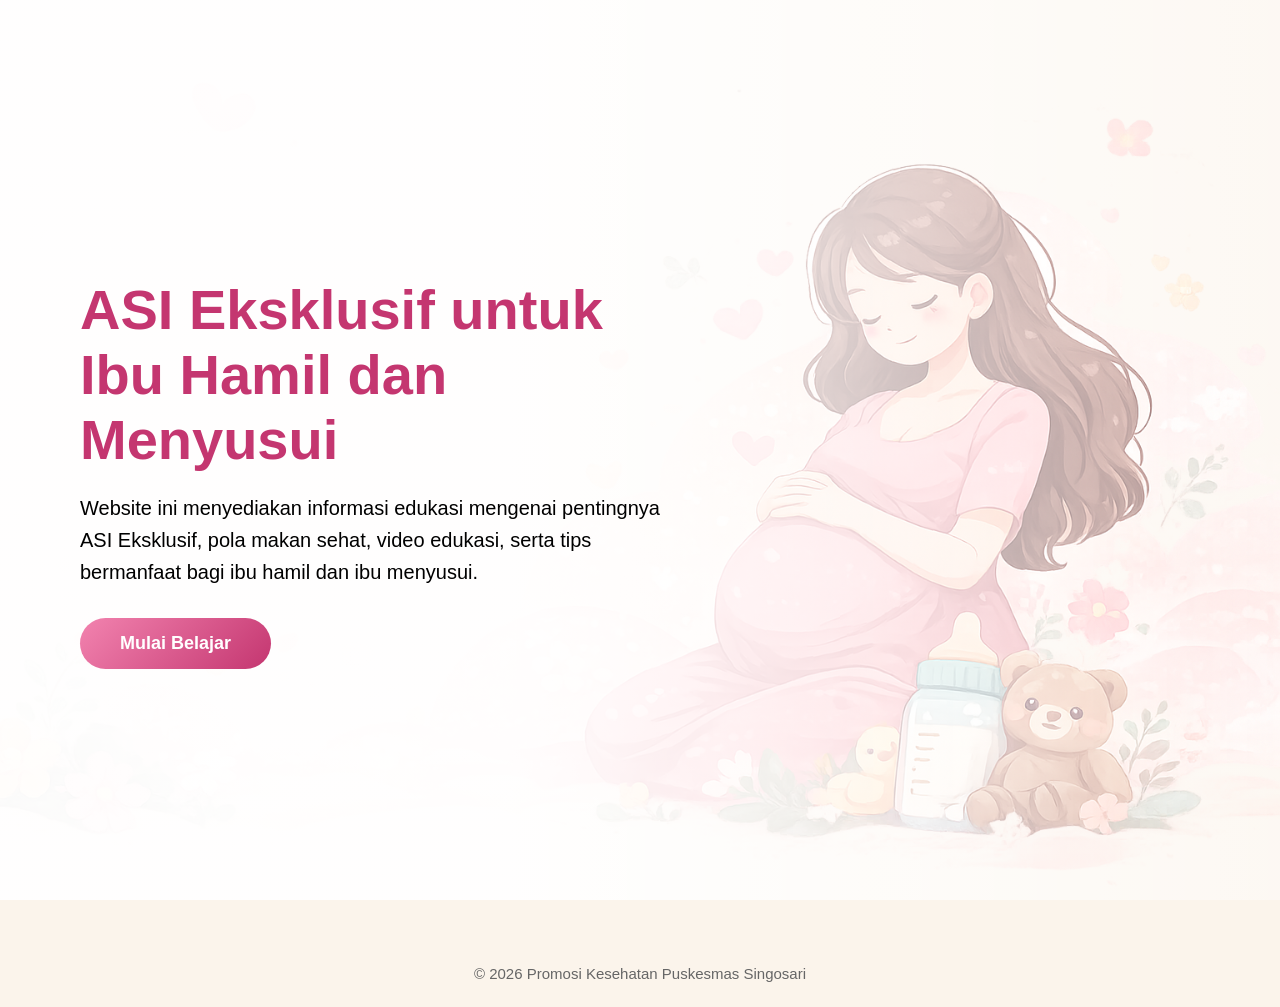
<file: index.html>
<!DOCTYPE html>
<html lang="id">
<head>
<meta charset="UTF-8">
<meta name="viewport" content="width=device-width, initial-scale=1.0">

<title>ASI Eksklusif untuk Ibu Hamil dan Menyusui</title>

<link rel="stylesheet" href="style.css">

</head>
<body>


<!-- HERO -->
<section class="hero">

    <div class="hero-content">

        <h1>ASI Eksklusif untuk Ibu Hamil dan Menyusui</h1>

        <p> 
        Website ini menyediakan informasi edukasi mengenai pentingnya ASI Eksklusif,
        pola makan sehat, video edukasi, serta tips bermanfaat bagi ibu hamil dan ibu menyusui.
        </p>

        <a href="beranda.html">
<button class="btn">
Mulai Belajar
</button>
</a>

    </div>

</section>


<footer>
© 2026 Promosi Kesehatan Puskesmas Singosari
</footer>


</body>

</html>
</file>
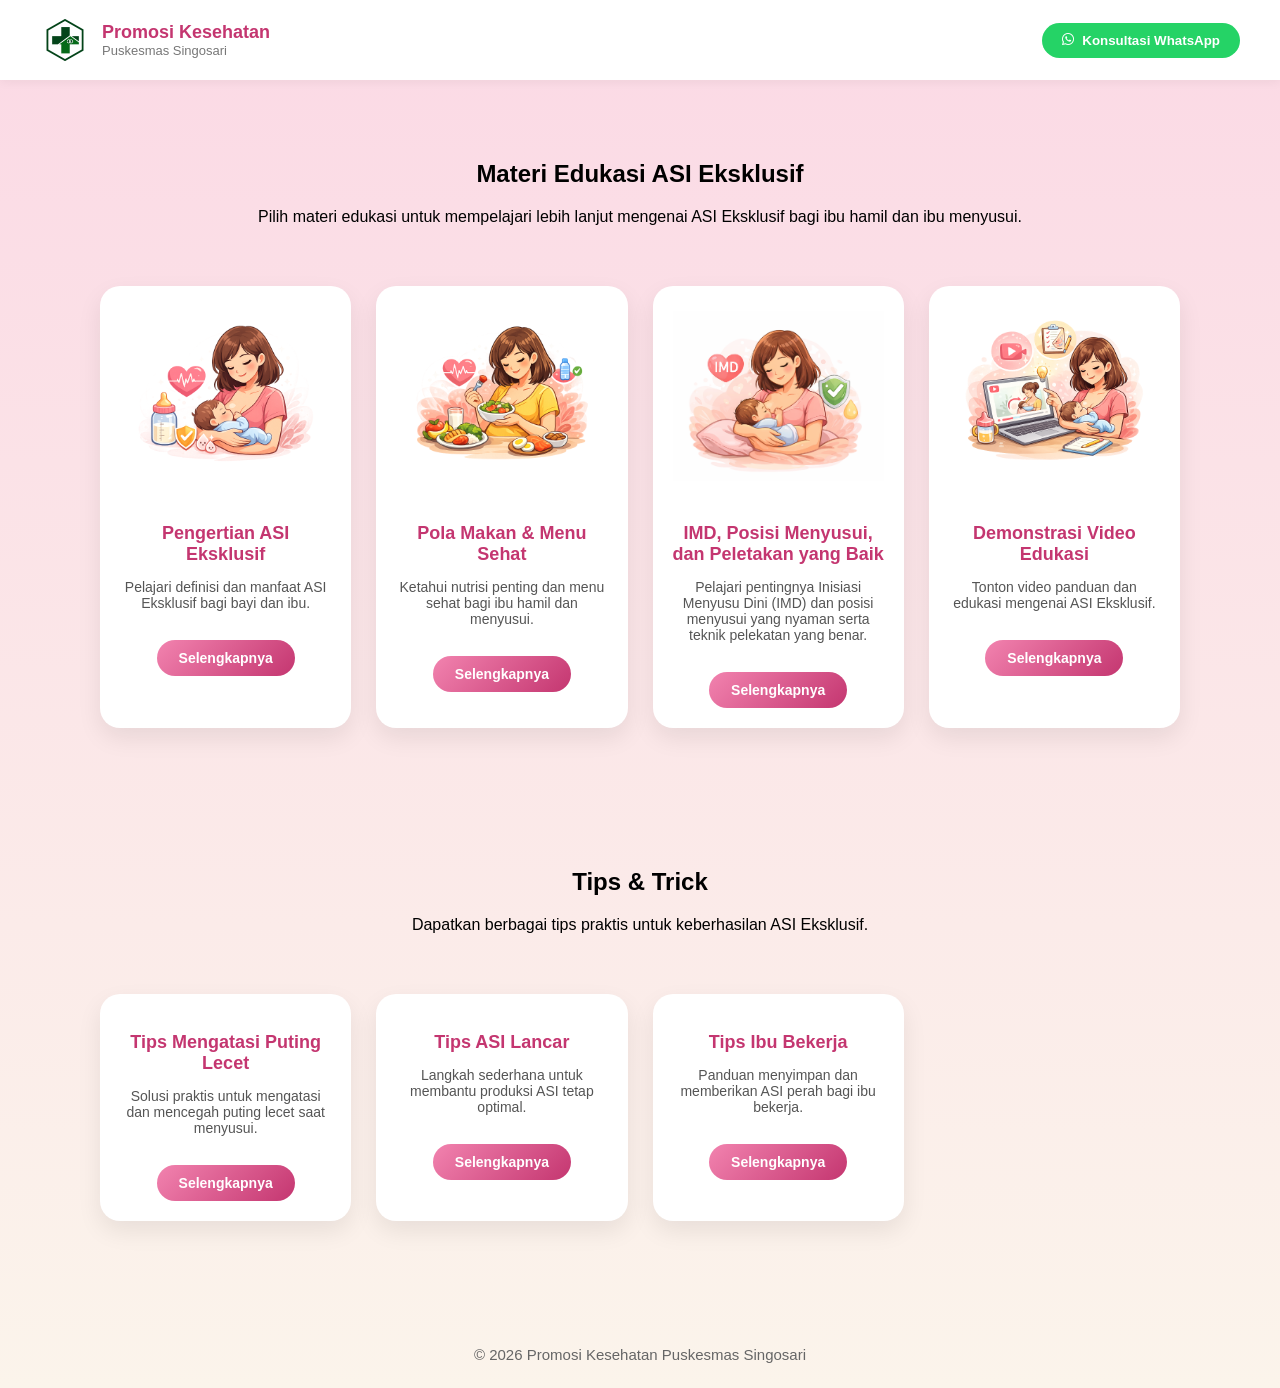
<file: beranda.html>
<!DOCTYPE html>
<html lang="id">
<head>
<meta charset="UTF-8">
<meta name="viewport" content="width=device-width, initial-scale=1.0">
<title>Beranda Edukasi ASI Eksklusif</title>
<link rel="stylesheet" href="style.css">
<link rel="stylesheet" href="https://cdnjs.cloudflare.com/ajax/libs/font-awesome/6.5.0/css/all.min.css">
</head>

<body class="beranda-page">

<!-- ================= NAVBAR ================= -->

<nav class="navbar">
    <div class="nav-left">
        <img src="logo.png" class="nav-logo">
        <div>
            <div class="nav-title">Promosi Kesehatan</div>
            <div class="nav-sub">Puskesmas Singosari</div>
        </div>
    </div>

    <div class="nav-menu">
    <div class="wa-dropdown">
        <button class="wa-btn" onclick="toggleWA()">
            <i class="fa-brands fa-whatsapp"></i> Konsultasi WhatsApp
        </button>

<div class="wa-list" id="waList">
            <a href="https://wa.me/6281233460830" target="_blank">
                <strong>Bidan Koordinator</strong><br>
                <span>Chat Sekarang</span>
            </a>

            <a href="https://wa.me/6281235603006" target="_blank">
                <strong>Ahli Gizi</strong><br>
                <span>Chat Sekarang</span>
            </a>

            <a href="https://wa.me/6281232290252" target="_blank">
                <strong>Puskesmas</strong><br>
                <span>Chat Sekarang</span>
            </a>
        </div>
    </div>
</div>
</nav>


<!-- ================= SECTION 1 ================= -->

<section class="menu-section">

<h2>Materi Edukasi ASI Eksklusif</h2>

<p class="menu-subtitle">
Pilih materi edukasi untuk mempelajari lebih lanjut mengenai ASI Eksklusif bagi ibu hamil dan ibu menyusui.
</p>

<div class="menu-grid">

<!-- BOX 1 -->
<div class="menu-box">
    <img src="img1.png">
    <h3>Pengertian ASI Eksklusif</h3>
    <p>Pelajari definisi dan manfaat ASI Eksklusif bagi bayi dan ibu.</p>
    <a href="pengertian.html" class="menu-btn">Selengkapnya</a>
</div>

<!-- BOX 2 -->
<div class="menu-box">
    <img src="img2.png">
    <h3>Pola Makan & Menu Sehat</h3>
    <p>Ketahui nutrisi penting dan menu sehat bagi ibu hamil dan menyusui.</p>
    <a href="menu-sehat.html" class="menu-btn">Selengkapnya</a>
</div>

<!-- BOX 3 -->
<div class="menu-box">
    <img src="img5.png">
    <h3>IMD, Posisi Menyusui, dan Peletakan yang Baik</h3>
    <p>Pelajari pentingnya Inisiasi Menyusu Dini (IMD) dan posisi menyusui yang nyaman serta teknik pelekatan yang benar.</p>
    <a href="imd.html" class="menu-btn">Selengkapnya</a>
</div>

<!-- BOX 4 -->
<div class="menu-box">
    <img src="img3.png">
    <h3>Demonstrasi Video Edukasi</h3>
    <p>Tonton video panduan dan edukasi mengenai ASI Eksklusif.</p>
    <a href="video.html" class="menu-btn">Selengkapnya</a>
</div>

</div>
</section>


<!-- ================= SECTION 2 ================= -->

<section class="menu-section">

<h2>Tips & Trick</h2>

<p class="menu-subtitle">
Dapatkan berbagai tips praktis untuk keberhasilan ASI Eksklusif.
</p>

<div class="menu-grid">

<!-- BOX TIPS 1 -->
<div class="menu-box">
    <h3>Tips Mengatasi Puting Lecet</h3>
    <p>Solusi praktis untuk mengatasi dan mencegah puting lecet saat menyusui.</p>
    <a href="tips-ketiga.html" class="menu-btn">Selengkapnya</a>
</div>

<!-- BOX TIPS 2 -->
<div class="menu-box">
    <h3>Tips ASI Lancar</h3>
    <p>Langkah sederhana untuk membantu produksi ASI tetap optimal.</p>
    <a href="tips.html" class="menu-btn">Selengkapnya</a>
</div>

<!-- BOX TIPS 3 -->
<div class="menu-box">
    <h3>Tips Ibu Bekerja</h3>
    <p>Panduan menyimpan dan memberikan ASI perah bagi ibu bekerja.</p>
    <a href="tips-kedua.html" class="menu-btn">Selengkapnya</a>
</div>

</div>
</section>


<!-- ================= FOOTER ================= -->

<footer>
© 2026 Promosi Kesehatan Puskesmas Singosari
</footer>

<script>
function toggleWA(){
    const list = document.getElementById("waList");
    list.classList.toggle("show");
}

document.addEventListener("click", function(e){
    const dropdown = document.querySelector(".wa-dropdown");
    const list = document.getElementById("waList");

    if (!dropdown.contains(e.target)) {
        list.classList.remove("show");
    }
});
</script>

</body>
</html>
</file>
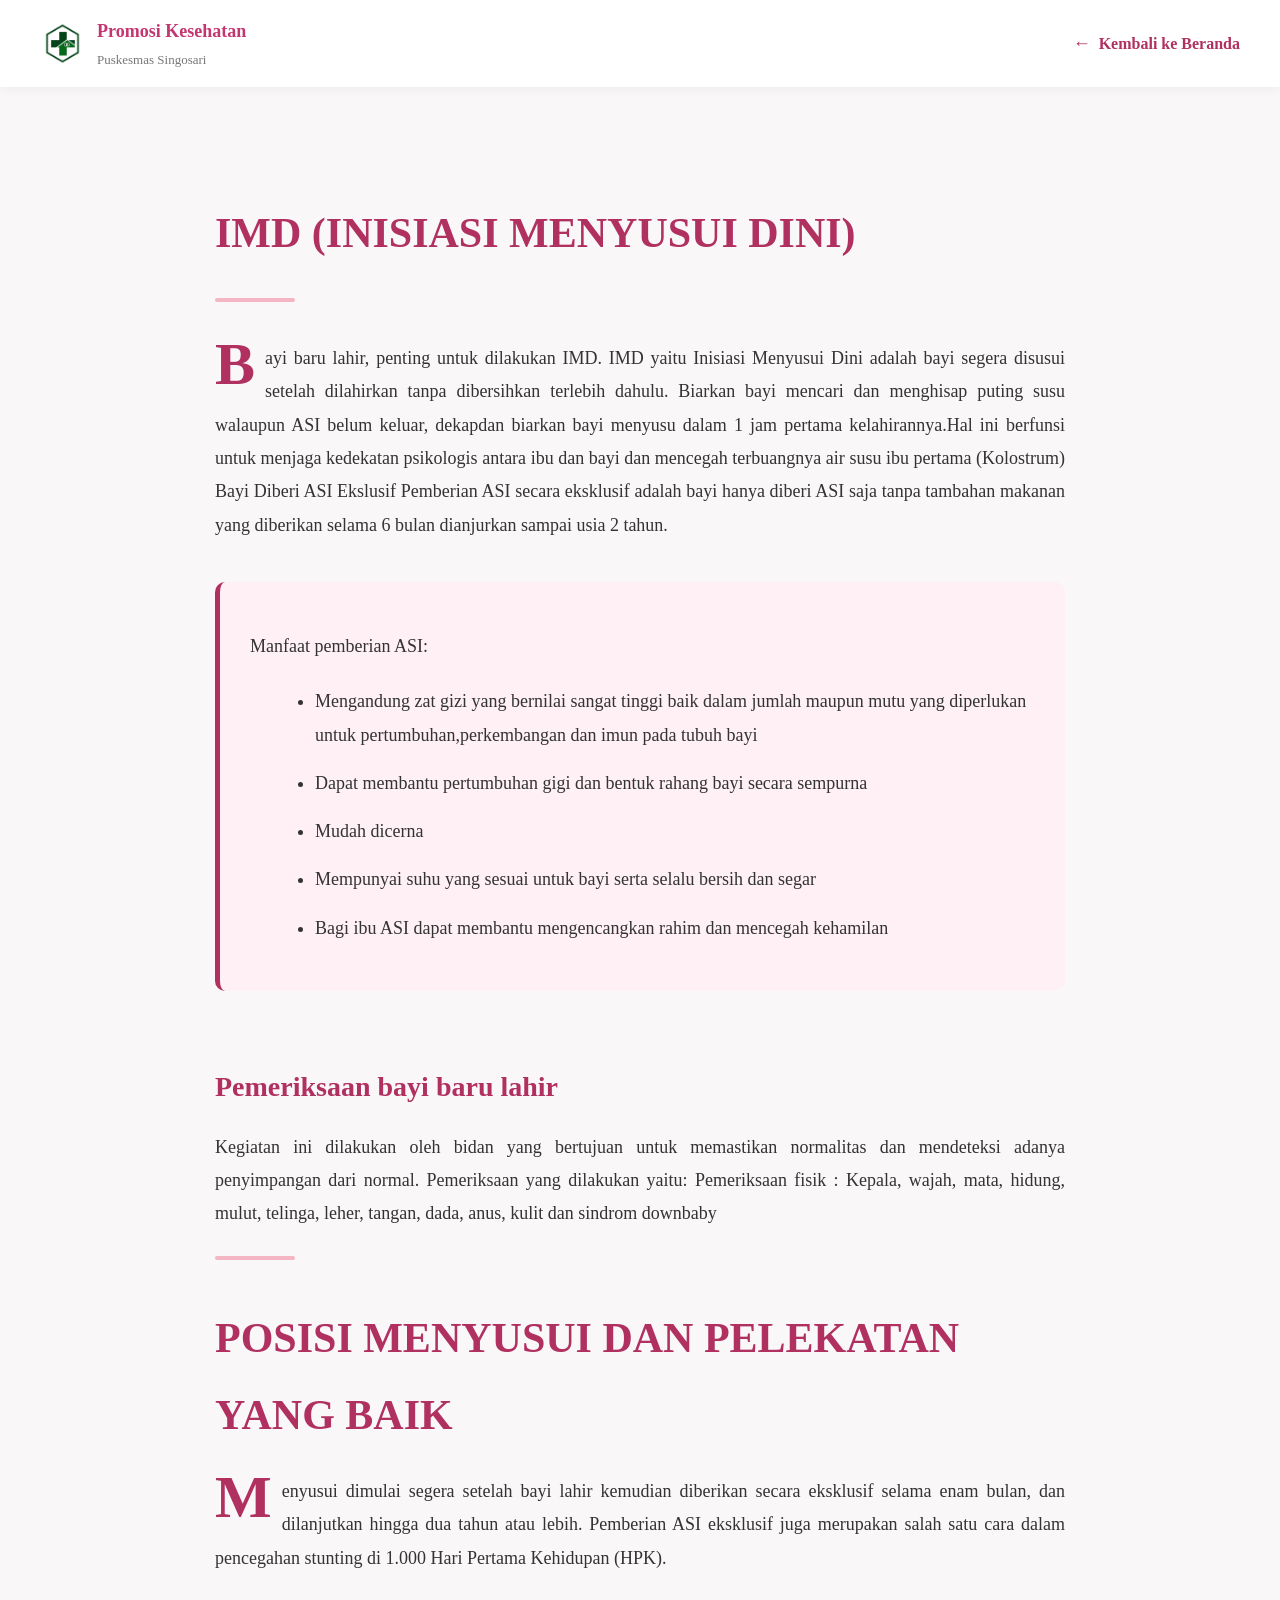
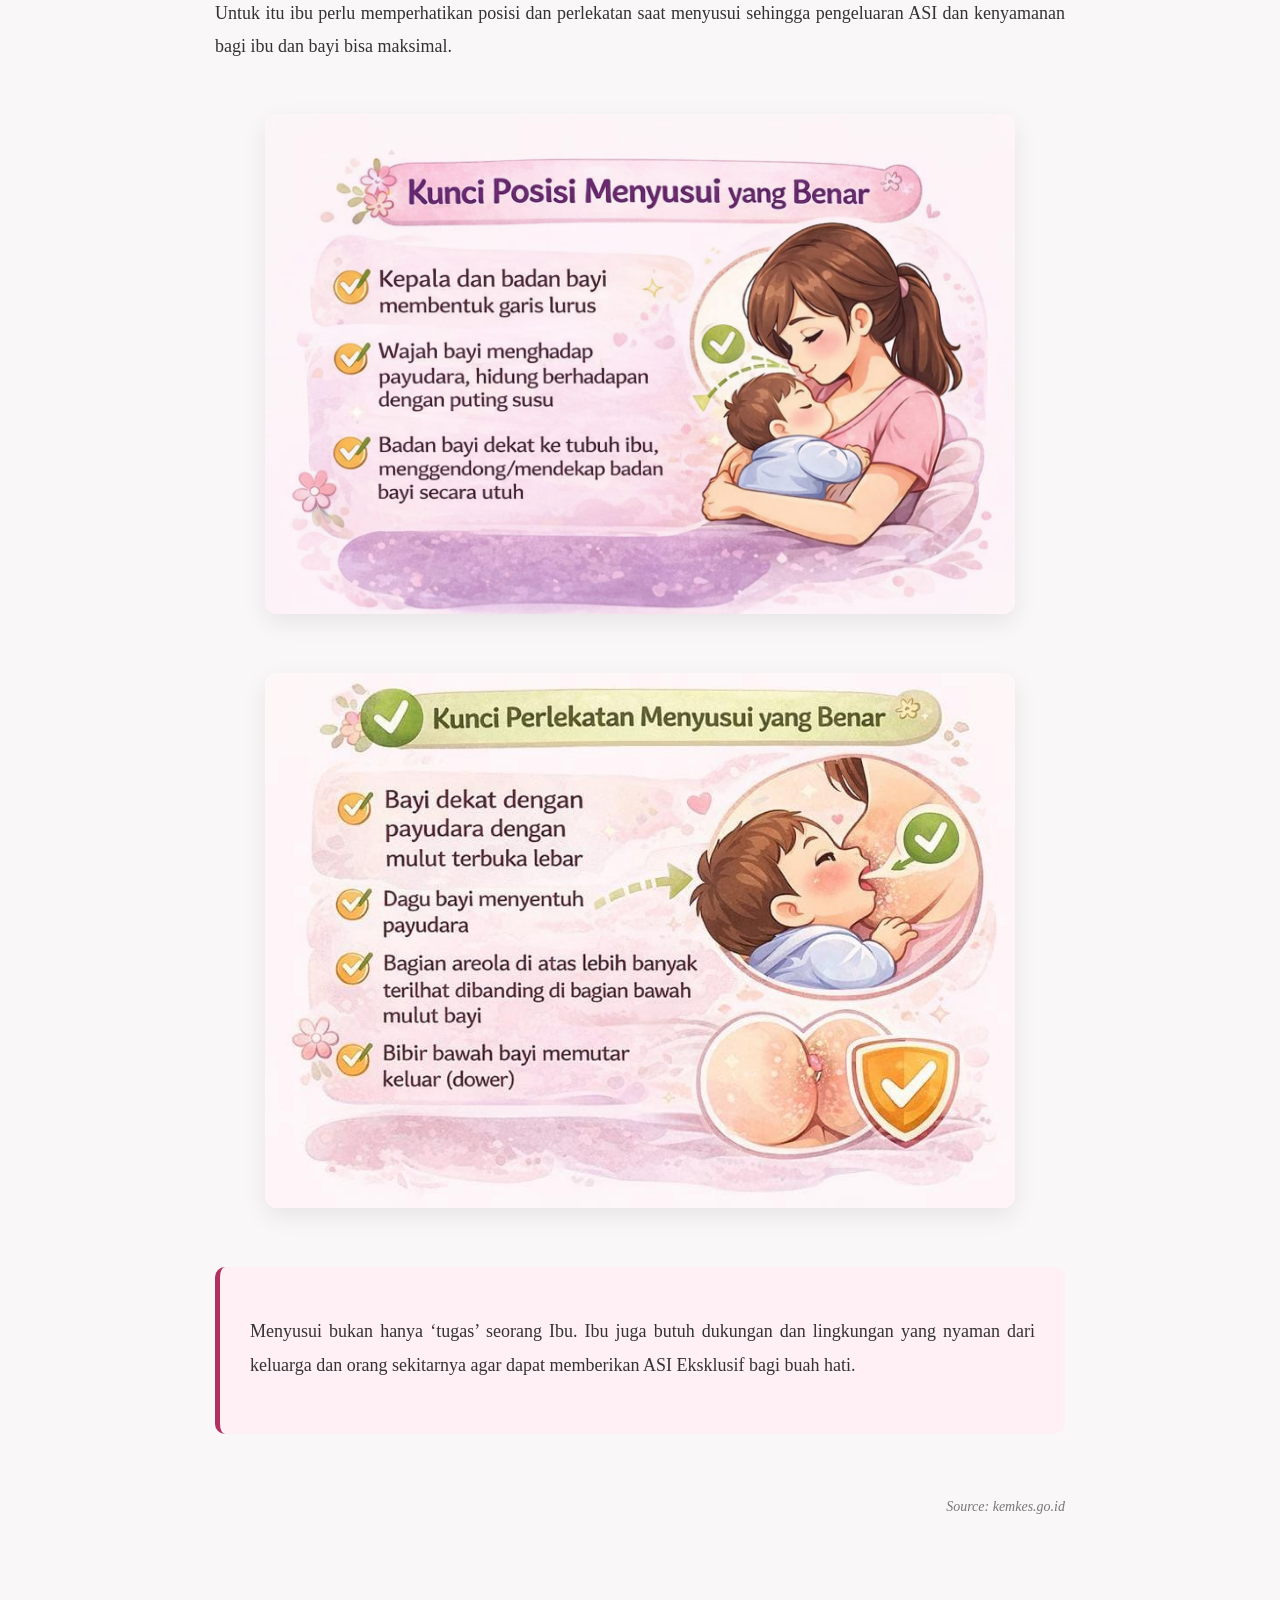
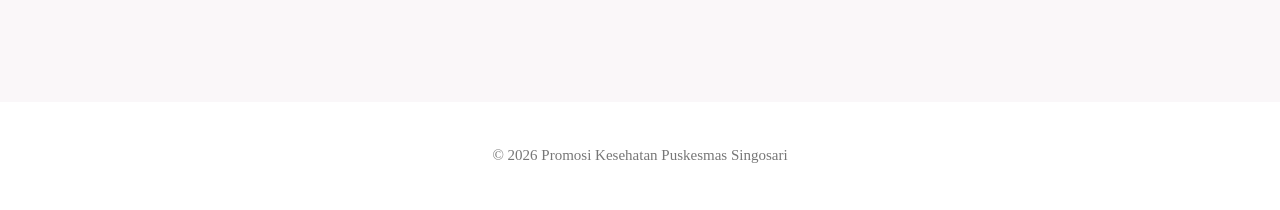
<file: imd.html>
<!DOCTYPE html>
<html lang="id">
<head>
<meta charset="UTF-8">
<meta name="viewport" content="width=device-width, initial-scale=1.0">
<title>Posisi Menyusui dan Peletakan yang Baik</title>

<style>

/* ================= GLOBAL ================= */

body{
margin:0;
font-family: 'Georgia', serif;
background:#FAF7F9;
color:#333;
line-height:1.85;
}

/* ================== TOP BAR ================== */

.topbar{
background:white;
display:flex;
justify-content:space-between;
align-items:center;
padding:15px 40px;
box-shadow:0 2px 10px rgba(0,0,0,0.05);
position:sticky;
top:0;
z-index:1000;
gap: 12px;
}

.logo-area{
display:flex;
align-items:center;
gap:12px;
}

.logo-area img{
width:45px;
height:45px;
object-fit:contain;
}

.instansi{
font-weight:700;
font-size:18px;
color:#C43670;
}

.subinstansi{
font-size:13px;
color:#777;
}  

.back-home{
text-decoration:none;
color:#B03060;
font-weight:600;
display:flex;
align-items:center;
gap:8px;
transition:0.3s;
}

.back-home:hover{
opacity:0.7;
}

.back-home span{
font-size:18px;
}
  
.container{
max-width:850px;
margin:auto;
padding:80px 20px;
}

h1{
font-size:42px;
color:#B03060;
margin-bottom:20px;
}

h2{
font-size:28px;
color:#B03060;
margin-top:70px;
margin-bottom:15px;
}

h3{
font-size:22px;
margin-bottom:10px;
}

p{
font-size:18px;
margin-bottom:22px;
text-align:justify;
}

strong{
color:#B03060;
}

/* Garis elegan */
.divider{
width:80px;
height:4px;
background:#F4B6C2;
margin:25px 0 40px 0;
border-radius:5px;
}

/* Drop cap */
.dropcap::first-letter{
float:left;
font-size:60px;
line-height:45px;
padding-right:10px;
color:#B03060;
font-weight:bold;
}

/* Highlight box */
.highlight-box{
background:#FFF0F5;
padding:30px;
border-left:5px solid #B03060;
border-radius:10px;
margin:40px 0;
}

/* List manfaat */
ul{
margin-left:25px;
}

li{
margin-bottom:15px;
font-size:18px;
}

.source{
font-size:14px;
color:#777;
font-style:italic;
margin-top:60px;
text-align:right;
}
  
/* Footer */
footer{
text-align:center;
padding:40px 20px;
background:white;
margin-top:80px;
font-size:15px;
color:#777;
}

/* Image Section */
.image-section{
margin:50px 0;
text-align:center;
}

.image-section img{
width:100%;
max-width:750px;
border-radius:12px;
box-shadow:0 8px 25px rgba(0,0,0,0.08);
}

.image-caption{
margin-top:15px;
font-size:15px;
color:#777;
font-style:italic;
}

/* Responsive */
@media(max-width:768px){

.container{
padding:60px 20px;
}

h1{
font-size:32px;
}

h2{
font-size:24px;
}

p, li{
font-size:16px;
}

}

</style>
</head>
<body>

<!-- ================== TOP BAR ================== -->

<div class="topbar">
<div class="logo-area">
<img src="logo.png" alt="Logo Instansi">
<div>  
<div class="instansi">Promosi Kesehatan</div>
  <div class="subinstansi">Puskesmas Singosari</div>
</div>
</div>

<a href="beranda.html" class="back-home">
<span>←</span> Kembali ke Beranda
</a>
</div>
  
<div class="container">

<h1>IMD (INISIASI MENYUSUI DINI)</h1>
<div class="divider"></div>

<p class="dropcap">
Bayi baru lahir, penting untuk dilakukan IMD. IMD yaitu Inisiasi Menyusui Dini adalah bayi segera disusui setelah dilahirkan tanpa dibersihkan terlebih dahulu. Biarkan bayi mencari dan menghisap puting susu walaupun ASI belum keluar, dekapdan biarkan bayi menyusu dalam 1 jam pertama kelahirannya.Hal ini berfunsi untuk menjaga kedekatan psikologis antara ibu dan bayi dan mencegah terbuangnya air susu ibu pertama (Kolostrum) Bayi Diberi ASI Ekslusif Pemberian ASI secara eksklusif adalah bayi hanya diberi ASI saja tanpa tambahan makanan yang diberikan selama 6 bulan dianjurkan sampai usia 2 tahun.
</p>

<div class="highlight-box">
<p>
Manfaat pemberian ASI:
</p>

<ul>
<li>Mengandung zat gizi yang bernilai sangat tinggi baik dalam jumlah maupun mutu yang diperlukan untuk pertumbuhan,perkembangan dan imun pada tubuh bayi</li>
<li>Dapat membantu pertumbuhan gigi dan bentuk rahang bayi secara sempurna</li>
<li>Mudah dicerna</li>
<li>Mempunyai suhu yang sesuai untuk bayi serta selalu bersih dan segar</li>
<li>Bagi ibu ASI dapat membantu mengencangkan rahim dan mencegah kehamilan</li>
</ul>

</div>

<h2>Pemeriksaan bayi baru lahir</h2>

<p>
Kegiatan ini dilakukan oleh bidan yang bertujuan untuk memastikan normalitas dan mendeteksi adanya penyimpangan dari normal. Pemeriksaan yang dilakukan yaitu: Pemeriksaan fisik : Kepala, wajah, mata, hidung, mulut, telinga, leher, tangan, dada, anus, kulit dan sindrom downbaby
</p>
<div class="divider"></div>
  
<h1>POSISI MENYUSUI DAN PELEKATAN YANG BAIK</h1>
  
<p class="dropcap">
Menyusui dimulai segera setelah bayi lahir kemudian diberikan secara eksklusif selama enam bulan, dan dilanjutkan hingga dua tahun atau lebih. Pemberian ASI eksklusif juga merupakan salah satu cara dalam pencegahan stunting di 1.000 Hari Pertama Kehidupan (HPK).
</p>

<p>
Untuk itu ibu perlu memperhatikan posisi dan perlekatan saat menyusui sehingga pengeluaran ASI dan kenyamanan bagi ibu dan bayi bisa maksimal.
</p>

<div class="image-section">
    <img src="posisi1.jpeg" alt="Deskripsi Gambar">
</div>

<div class="image-section">
    <img src="posisi2.jpeg" alt="Deskripsi Gambar">
</div>


<div class="highlight-box">
<p>
Menyusui bukan hanya ‘tugas’ seorang Ibu. Ibu juga butuh dukungan dan lingkungan yang nyaman dari keluarga dan orang sekitarnya agar dapat memberikan ASI Eksklusif bagi buah hati.
</p>
</div>

<p class="source">Source: kemkes.go.id</p>
  
</div>

<footer>
© 2026 Promosi Kesehatan Puskesmas Singosari
</footer>

</body>

</html>
</file>
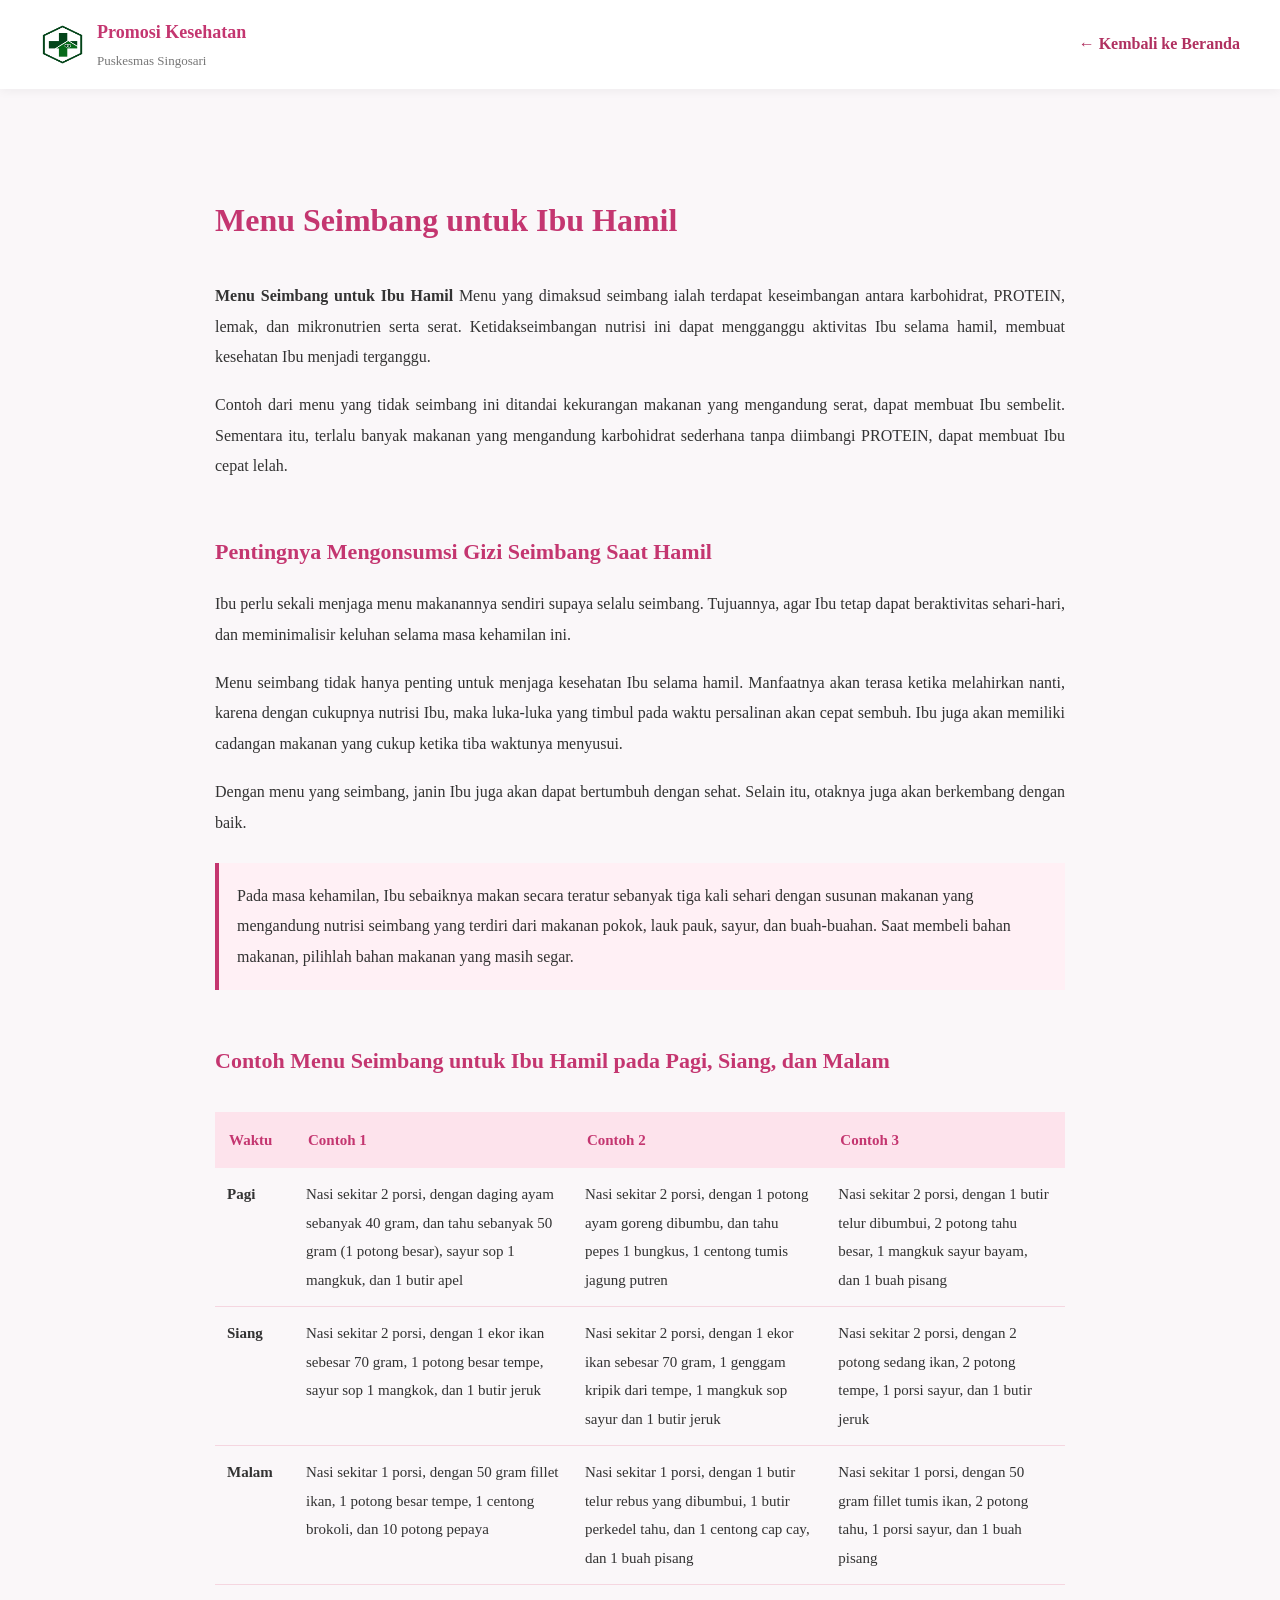
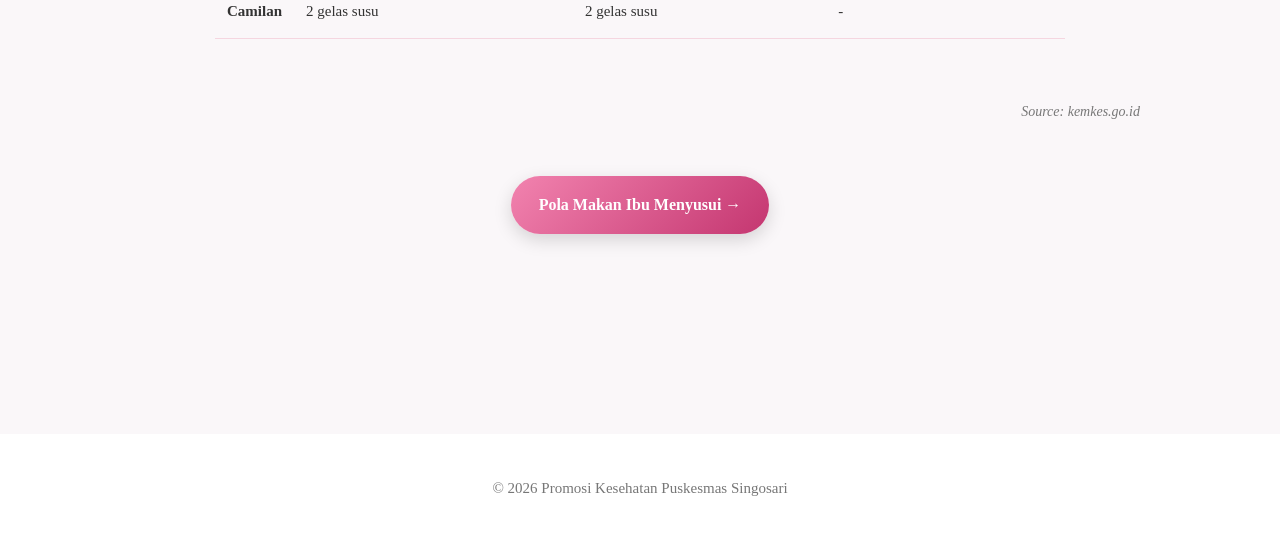
<file: menu-sehat.html>
<!DOCTYPE html>
<html lang="id">
<head>
<meta charset="UTF-8">
<meta name="viewport" content="width=device-width, initial-scale=1.0">
<title>Menu Seimbang Ibu Hamil</title>

<style>

/* ================= GLOBAL ================= */

body{
margin:0;
font-family:'Georgia', serif;
background:#FAF7F9;
color:#333;
line-height:1.9;
}

/* ================= TOPBAR ================= */

.topbar{
background:white;
display:flex;
justify-content:space-between;
align-items:center;
padding:15px 40px;
box-shadow:0 2px 10px rgba(0,0,0,0.05);
position:sticky;
top:0;
z-index:1000;
}

.logo-area{
display:flex;
align-items:center;
gap:12px;
}

.logo-area img{
width:45px;
height:45px;
}

.instansi{
font-weight:700;
font-size:18px;
color:#C43670;
}

.subinstansi{
font-size:13px;
color:#777;
}  

.back-home{
text-decoration:none;
color:#B03060;
font-weight:600;
display:flex;
align-items:center;
gap:8px;
transition:0.3s;
}

.back-home:hover{
opacity:0.7;
}

/* ================= CONTENT ================= */

.container{
max-width:1000px;
margin:auto;
padding:80px 20px;
}

.content-area{
max-width:850px;
margin:auto;
}

.content-area h1{
font-size:32px;
color:#C43670;
margin-bottom:30px;
}

.content-area h2{
color:#C43670;
margin-top:50px;
margin-bottom:15px;
font-size:22px;
}

.content-area p{
margin-bottom:18px;
text-align:justify;
}

/* Highlight penting */

.highlight-box{
background:#FFF0F5;
padding:18px;
border-left:4px solid #C43670;
margin:25px 0;
}

/* ================= TABEL MENU ================= */

.menu-table{
width:100%;
border-collapse:collapse;
margin-top:30px;
font-size:15px;
}

.menu-table th{
background:#FDE3EC;
color:#C43670;
padding:14px;
text-align:left;
}

.menu-table td{
border-bottom:1px solid #F5D6E0;
padding:12px;
vertical-align:top;
}

.menu-table tr:hover{
background:#FFF8FB;
}

.source{
font-size:14px;
color:#777;
font-style:italic;
margin-top:60px;
text-align:right;
}
  
/* ================= button back ================= */
.next-navigation {
  text-align: center;
  margin-top: 50px;
  margin-bottom: 40px;
}

.next-btn {
  display: inline-block;
  padding: 14px 28px;
  background: linear-gradient(135deg,#F283AF,#C43670);
  color: white;
  text-decoration: none;
  font-weight: 600;
  border-radius: 30px;
  transition: 0.3s ease;
  box-shadow: 0 6px 18px rgba(0,0,0,0.15);
}

.next-btn:hover {
  transform: translateY(-3px);
  box-shadow: 0 10px 22px rgba(0,0,0,0.2);
}

/* ================= FOOTER ================= */

footer{
text-align:center;
padding:40px 20px;
background:white;
margin-top:80px;
font-size:15px;
color:#777;
}


/* ================= RESPONSIVE ================= */

@media(max-width:768px){

.topbar{
flex-direction:column;
gap:10px;
text-align:center;
}

.container{
padding:50px 20px;
}

.content-area h1{
font-size:26px;
}

.content-area h2{
font-size:20px;
}

.menu-table{
font-size:14px;
}

}

</style>
</head>

<body>

<!-- ================= TOPBAR ================= -->

<div class="topbar">
<div class="logo-area">
<img src="logo.png" alt="Logo">
<div>  
<div class="instansi">Promosi Kesehatan</div>
<div class="subinstansi">Puskesmas Singosari</div>
</div>
</div>
<a href="beranda.html" class="back-home">← Kembali ke Beranda</a>
</div>

<!-- ================= CONTENT ================= -->

<div class="container">
<div class="content-area">

<h1>Menu Seimbang untuk Ibu Hamil</h1>

<p><strong>Menu Seimbang untuk Ibu Hamil</strong>  
Menu yang dimaksud seimbang ialah terdapat keseimbangan antara karbohidrat, PROTEIN, lemak, dan mikronutrien serta serat. Ketidakseimbangan nutrisi ini dapat mengganggu aktivitas Ibu selama hamil, membuat kesehatan Ibu menjadi terganggu.</p>

<p>Contoh dari menu yang tidak seimbang ini ditandai kekurangan makanan yang mengandung serat, dapat membuat Ibu sembelit. Sementara itu, terlalu banyak makanan yang mengandung karbohidrat sederhana tanpa diimbangi PROTEIN, dapat membuat Ibu cepat lelah.</p>

<h2>Pentingnya Mengonsumsi Gizi Seimbang Saat Hamil</h2>

<p>Ibu perlu sekali menjaga menu makanannya sendiri supaya selalu seimbang. Tujuannya, agar Ibu tetap dapat beraktivitas sehari-hari, dan meminimalisir keluhan selama masa kehamilan ini.</p>

<p>Menu seimbang tidak hanya penting untuk menjaga kesehatan Ibu selama hamil. Manfaatnya akan terasa ketika melahirkan nanti, karena dengan cukupnya nutrisi Ibu, maka luka-luka yang timbul pada waktu persalinan akan cepat sembuh. Ibu juga akan memiliki cadangan makanan yang cukup ketika tiba waktunya menyusui.</p>

<p>Dengan menu yang seimbang, janin Ibu juga akan dapat bertumbuh dengan sehat. Selain itu, otaknya juga akan berkembang dengan baik.</p>

<div class="highlight-box">
Pada masa kehamilan, Ibu sebaiknya makan secara teratur sebanyak tiga kali sehari dengan susunan makanan yang mengandung nutrisi seimbang yang terdiri dari makanan pokok, lauk pauk, sayur, dan buah-buahan. Saat membeli bahan makanan, pilihlah bahan makanan yang masih segar.
</div>

<h2>Contoh Menu Seimbang untuk Ibu Hamil pada Pagi, Siang, dan Malam</h2>

<table class="menu-table">

<tr>
<th>Waktu</th>
<th>Contoh 1</th>
<th>Contoh 2</th>
<th>Contoh 3</th>
</tr>

<tr>
<td><strong>Pagi</strong></td>
<td>Nasi sekitar 2 porsi, dengan daging ayam sebanyak 40 gram, dan tahu sebanyak 50 gram (1 potong besar), sayur sop 1 mangkuk, dan 1 butir apel</td>
<td>Nasi sekitar 2 porsi, dengan 1 potong ayam goreng dibumbu, dan tahu pepes 1 bungkus, 1 centong tumis jagung putren</td>
<td>Nasi sekitar 2 porsi, dengan 1 butir telur dibumbui, 2 potong tahu besar, 1 mangkuk sayur bayam, dan 1 buah pisang</td>
</tr>

<tr>
<td><strong>Siang</strong></td>
<td>Nasi sekitar 2 porsi, dengan 1 ekor ikan sebesar 70 gram, 1 potong besar tempe, sayur sop 1 mangkok, dan 1 butir jeruk</td>
<td>Nasi sekitar 2 porsi, dengan 1 ekor ikan sebesar 70 gram, 1 genggam kripik dari tempe, 1 mangkuk sop sayur dan 1 butir jeruk</td>
<td>Nasi sekitar 2 porsi, dengan 2 potong sedang ikan, 2 potong tempe, 1 porsi sayur, dan 1 butir jeruk</td>
</tr>

<tr>
<td><strong>Malam</strong></td>
<td>Nasi sekitar 1 porsi, dengan 50 gram fillet ikan, 1 potong besar tempe, 1 centong brokoli, dan 10 potong pepaya</td>
<td>Nasi sekitar 1 porsi, dengan 1 butir telur rebus yang dibumbui, 1 butir perkedel tahu, dan 1 centong cap cay, dan 1 buah pisang</td>
<td>Nasi sekitar 1 porsi, dengan 50 gram fillet tumis ikan, 2 potong tahu, 1 porsi sayur, dan 1 buah pisang</td>
</tr>

<tr>
<td><strong>Camilan</strong></td>
<td>2 gelas susu</td>
<td>2 gelas susu</td>
<td>-</td>
</tr>

</table>

</div>

  <p class="source">Source: kemkes.go.id</p>

<!-- Tombol Navigasi ke Halaman Pola Makan -->
<div class="next-navigation">
  <a href="pola-makan.html" class="next-btn">
    Pola Makan Ibu Menyusui →
  </a>
</div>

</div>

<footer>
© 2026 Promosi Kesehatan Puskesmas Singosari
</footer>

</body>
</html>
</file>
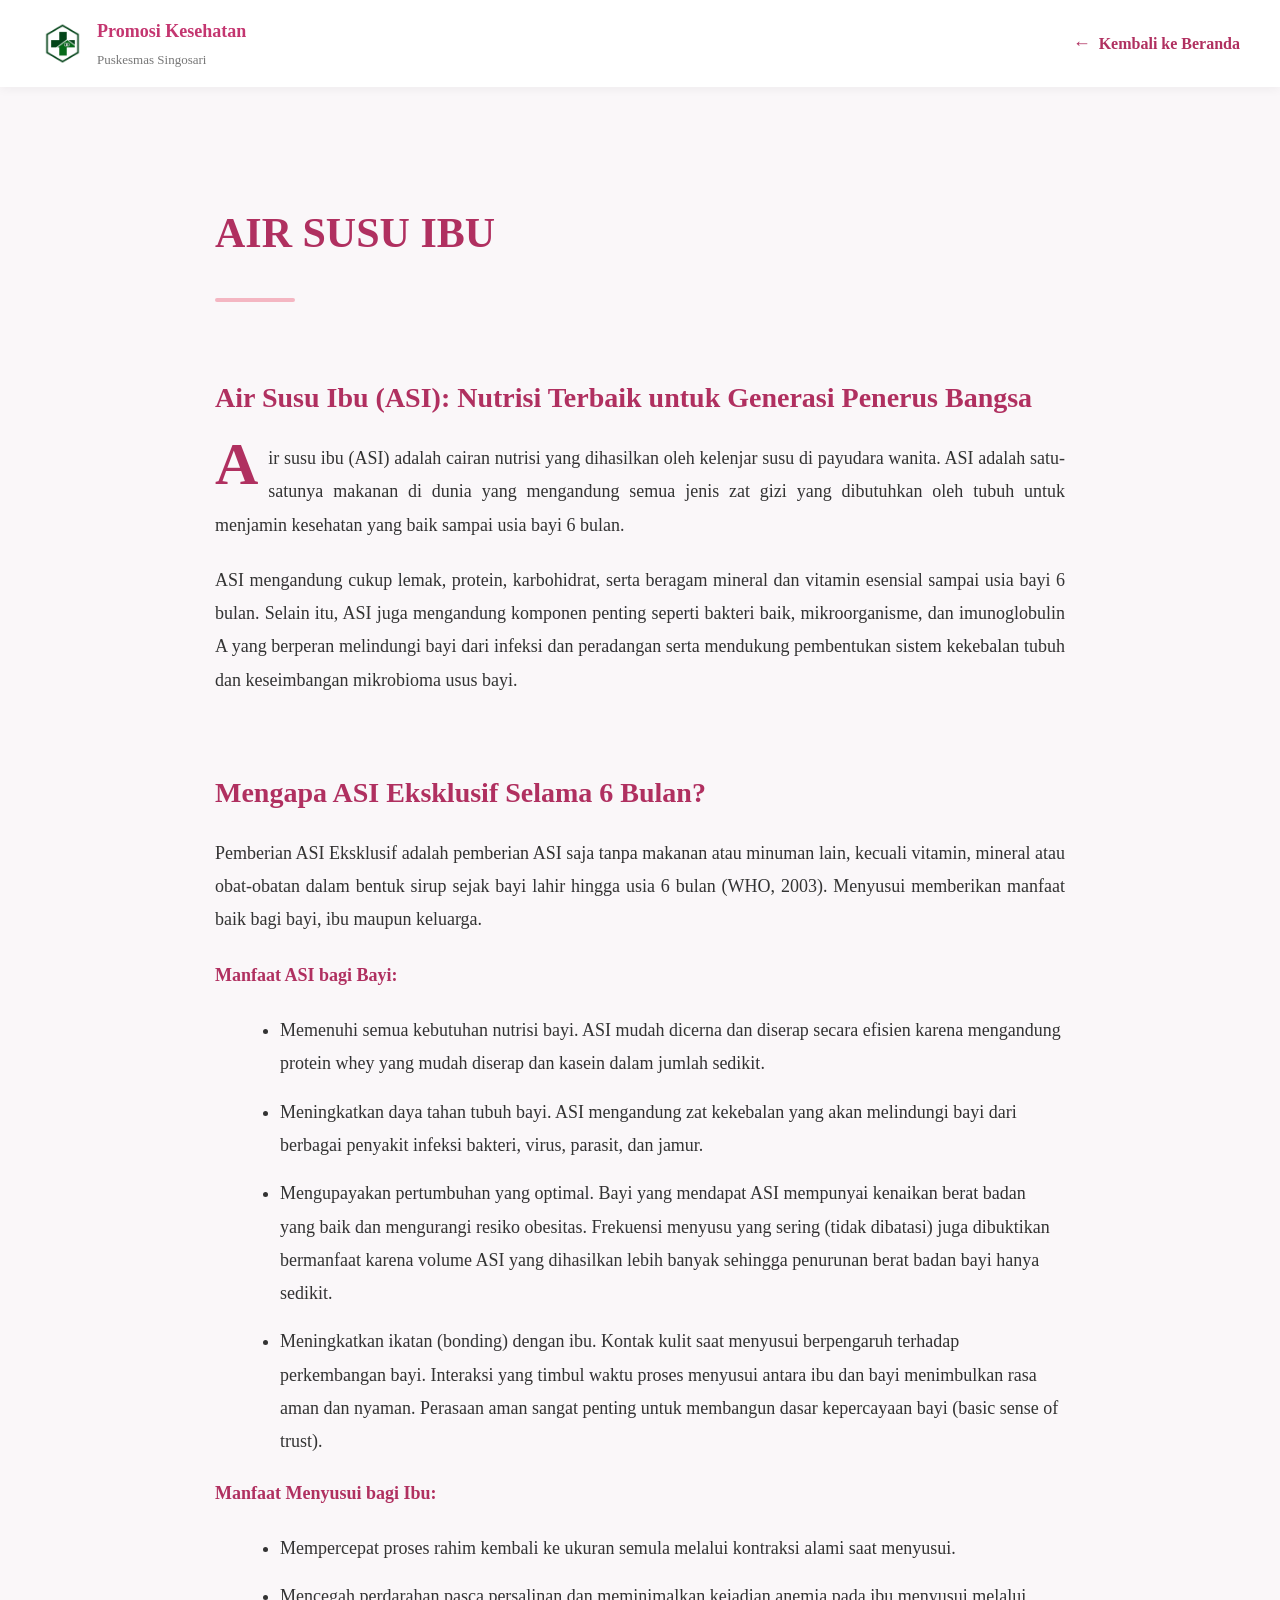
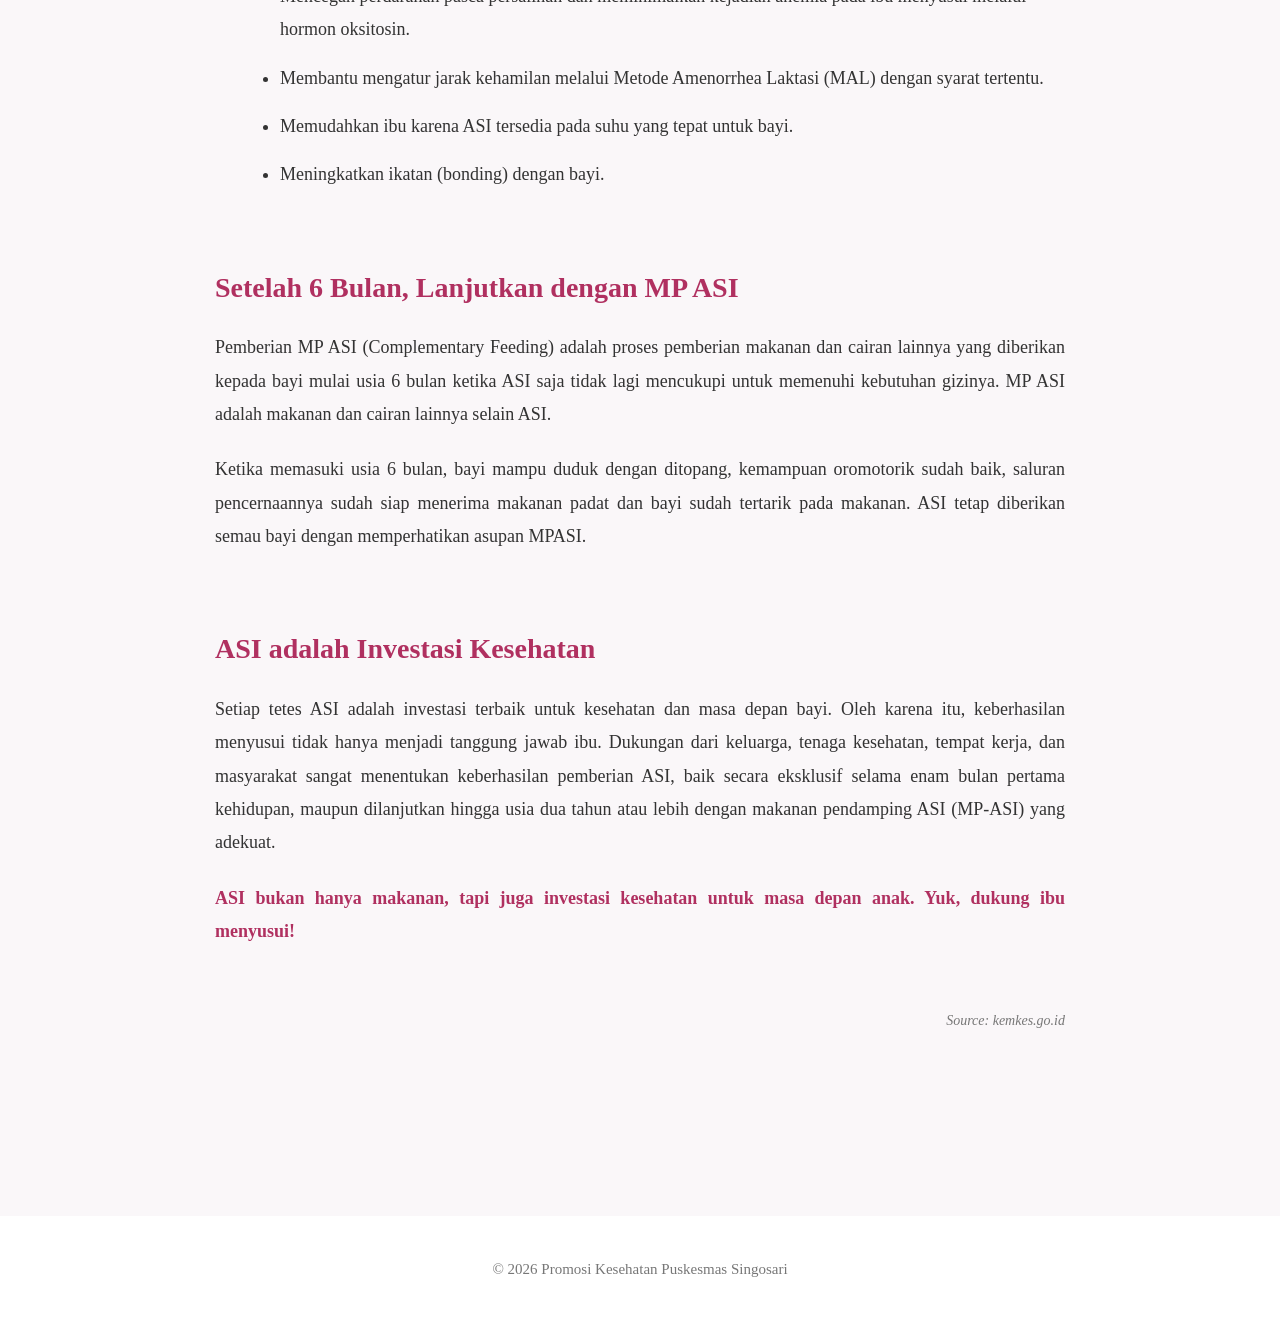
<file: pengertian.html>
<!DOCTYPE html>
<html lang="id">
<head>
<meta charset="UTF-8">
<meta name="viewport" content="width=device-width, initial-scale=1.0">
<title>Pengertian ASI Eksklusif</title>

<style>

/* ================= GLOBAL ================= */

body{
margin:0;
font-family: 'Georgia', serif;
background:#FAF7F9;
color:#333;
line-height:1.85;
}

/* ================== TOP BAR ================== */

.topbar{
background:white;
display:flex;
justify-content:space-between;
align-items:center;
padding:15px 40px;
box-shadow:0 2px 10px rgba(0,0,0,0.05);
position:sticky;
top:0;
z-index:1000;
gap: 12px;
}

.logo-area{
display:flex;
align-items:center;
gap:12px;
}

.logo-area img{
width:45px;
height:45px;
object-fit:contain;
}

.instansi{
font-weight:700;
font-size:18px;
color:#C43670;
}

.subinstansi{
font-size:13px;
color:#777;
}  

.back-home{
text-decoration:none;
color:#B03060;
font-weight:600;
display:flex;
align-items:center;
gap:8px;
transition:0.3s;
}

.back-home:hover{
opacity:0.7;
}

.back-home span{
font-size:18px;
}
  
.container{
max-width:850px;
margin:auto;
padding:80px 20px;
}

h1{
font-size:42px;
color:#B03060;
margin-bottom:20px;
}

h2{
font-size:28px;
color:#B03060;
margin-top:70px;
margin-bottom:15px;
}

h3{
font-size:22px;
margin-bottom:10px;
}

p{
font-size:18px;
margin-bottom:22px;
text-align:justify;
}

strong{
color:#B03060;
}

/* Garis elegan */
.divider{
width:80px;
height:4px;
background:#F4B6C2;
margin:25px 0 40px 0;
border-radius:5px;
}

/* Drop cap */
.dropcap::first-letter{
float:left;
font-size:60px;
line-height:45px;
padding-right:10px;
color:#B03060;
font-weight:bold;
}

/* Highlight box */
.highlight-box{
background:#FFF0F5;
padding:30px;
border-left:5px solid #B03060;
border-radius:10px;
margin:40px 0;
}

/* List manfaat */
ul{
margin-left:25px;
}

li{
margin-bottom:15px;
font-size:18px;
}

.source{
font-size:14px;
color:#777;
font-style:italic;
margin-top:60px;
text-align:right;
}
  
/* Footer */
footer{
text-align:center;
padding:40px 20px;
background:white;
margin-top:80px;
font-size:15px;
color:#777;
}

/* Responsive */
@media(max-width:768px){

.container{
padding:60px 20px;
}

h1{
font-size:32px;
}

h2{
font-size:24px;
}

p, li{
font-size:16px;
}

}

</style>
</head>
<body>

<!-- ================== TOP BAR ================== -->

<div class="topbar">
<div class="logo-area">
<img src="logo.png" alt="Logo Instansi">
<div>  
<div class="instansi">Promosi Kesehatan</div>
  <div class="subinstansi">Puskesmas Singosari</div>
</div>
</div>

<a href="beranda.html" class="back-home">
<span>←</span> Kembali ke Beranda
</a>
</div>
  
<div class="container">

<h1>AIR SUSU IBU</h1>
<div class="divider"></div>
<h2>Air Susu Ibu (ASI): Nutrisi Terbaik untuk Generasi Penerus Bangsa</h2>
  
<p class="dropcap">
Air susu ibu (ASI) adalah cairan nutrisi yang dihasilkan oleh kelenjar susu di payudara wanita. ASI adalah satu-satunya makanan di dunia yang mengandung semua jenis zat gizi yang dibutuhkan oleh tubuh untuk menjamin kesehatan yang baik sampai usia bayi 6 bulan.
</p>

<p>
ASI mengandung cukup lemak, protein, karbohidrat, serta beragam mineral dan vitamin esensial sampai usia bayi 6 bulan. Selain itu, ASI juga mengandung komponen penting seperti bakteri baik, mikroorganisme, dan imunoglobulin A yang berperan melindungi bayi dari infeksi dan peradangan serta mendukung pembentukan sistem kekebalan tubuh dan keseimbangan mikrobioma usus bayi.
</p>

<h2>Mengapa ASI Eksklusif Selama 6 Bulan?</h2>

<p>
Pemberian ASI Eksklusif adalah pemberian ASI saja tanpa makanan atau minuman lain, kecuali vitamin, mineral atau obat-obatan dalam bentuk sirup sejak bayi lahir hingga usia 6 bulan (WHO, 2003). Menyusui memberikan manfaat baik bagi bayi, ibu maupun keluarga.
</p>

<p><strong>Manfaat ASI bagi Bayi:</strong></p>

<ul>
<li>Memenuhi semua kebutuhan nutrisi bayi. ASI mudah dicerna dan diserap secara efisien karena mengandung protein whey yang mudah diserap dan kasein dalam jumlah sedikit.</li>

<li>Meningkatkan daya tahan tubuh bayi. ASI mengandung zat kekebalan yang akan melindungi bayi dari berbagai penyakit infeksi bakteri, virus, parasit, dan jamur.</li>

<li>Mengupayakan pertumbuhan yang optimal. Bayi yang mendapat ASI mempunyai kenaikan berat badan yang baik dan mengurangi resiko obesitas. Frekuensi menyusu yang sering (tidak dibatasi) juga dibuktikan bermanfaat karena volume ASI yang dihasilkan lebih banyak sehingga penurunan berat badan bayi hanya sedikit.</li>

<li>Meningkatkan ikatan (bonding) dengan ibu. Kontak kulit saat menyusui berpengaruh terhadap perkembangan bayi. Interaksi yang timbul waktu proses menyusui antara ibu dan bayi menimbulkan rasa aman dan nyaman. Perasaan aman sangat penting untuk membangun dasar kepercayaan bayi (basic sense of trust).</li>
</ul>

<p><strong>Manfaat Menyusui bagi Ibu:</strong></p>

 <ul>
<li>Mempercepat proses rahim kembali ke ukuran semula melalui kontraksi alami saat menyusui.</li>

<li>Mencegah perdarahan pasca persalinan dan meminimalkan kejadian anemia pada ibu menyusui melalui hormon oksitosin.</li>

<li>Membantu mengatur jarak kehamilan melalui Metode Amenorrhea Laktasi (MAL) dengan syarat tertentu.</li>

<li>Memudahkan ibu karena ASI tersedia pada suhu yang tepat untuk bayi.</li>

<li>Meningkatkan ikatan (bonding) dengan bayi.</li>
</ul> 

 <h2>Setelah 6 Bulan, Lanjutkan dengan MP ASI</h2>

<p>
Pemberian MP ASI (Complementary Feeding) adalah proses pemberian makanan dan cairan lainnya yang diberikan kepada bayi mulai usia 6 bulan ketika ASI saja tidak lagi mencukupi untuk memenuhi kebutuhan gizinya. MP ASI adalah makanan dan cairan lainnya selain ASI.
</p>

<p>
Ketika memasuki usia 6 bulan, bayi mampu duduk dengan ditopang, kemampuan oromotorik sudah baik, saluran pencernaannya sudah siap menerima makanan padat dan bayi sudah tertarik pada makanan. ASI tetap diberikan semau bayi dengan memperhatikan asupan MPASI.
</p>


<h2>ASI adalah Investasi Kesehatan</h2>

<p>
Setiap tetes ASI adalah investasi terbaik untuk kesehatan dan masa depan bayi. Oleh karena itu, keberhasilan menyusui tidak hanya menjadi tanggung jawab ibu. Dukungan dari keluarga, tenaga kesehatan, tempat kerja, dan masyarakat sangat menentukan keberhasilan pemberian ASI, baik secara eksklusif selama enam bulan pertama kehidupan, maupun dilanjutkan hingga usia dua tahun atau lebih dengan makanan pendamping ASI (MP-ASI) yang adekuat.
</p>

<p><strong>ASI bukan hanya makanan, tapi juga investasi kesehatan untuk masa depan anak. Yuk, dukung ibu menyusui!</strong></p> 

<p class="source">Source: kemkes.go.id</p>
  
</div>

<footer>
© 2026 Promosi Kesehatan Puskesmas Singosari
</footer>

</body>
</html>
</file>
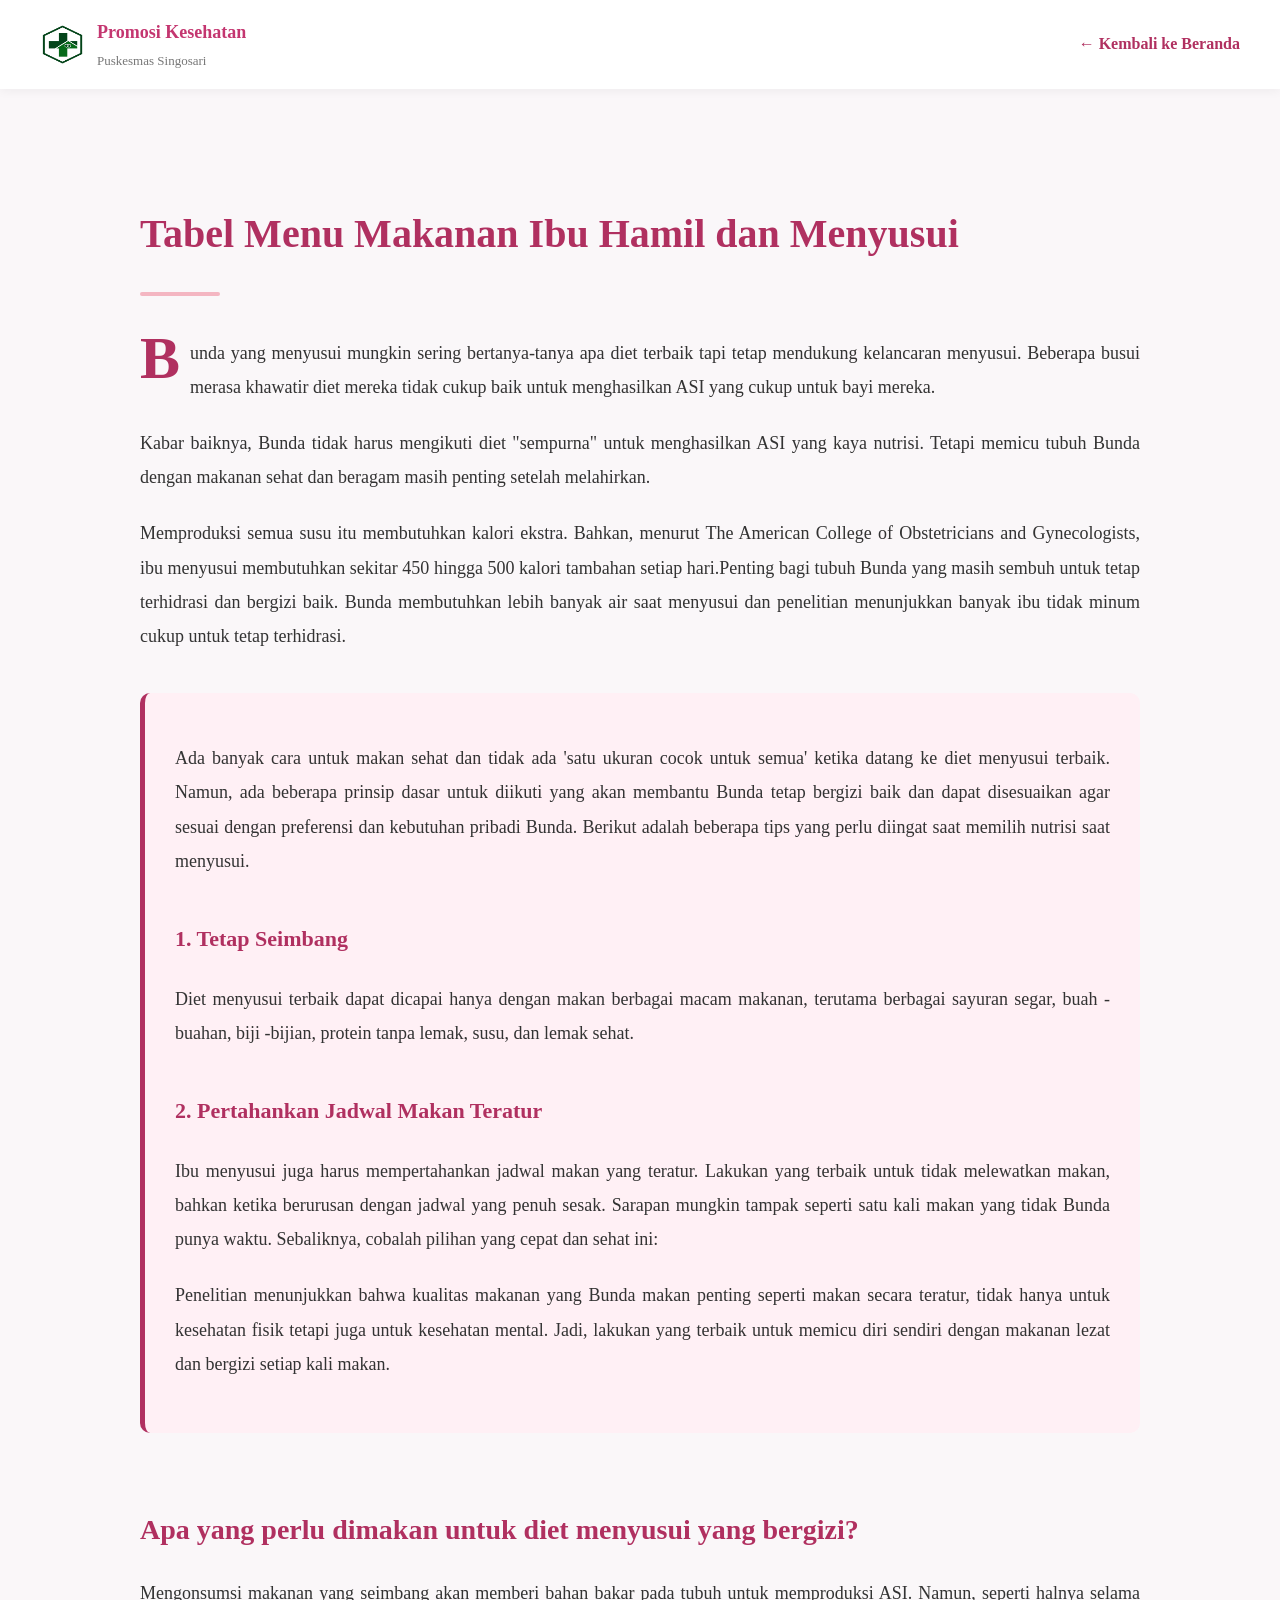
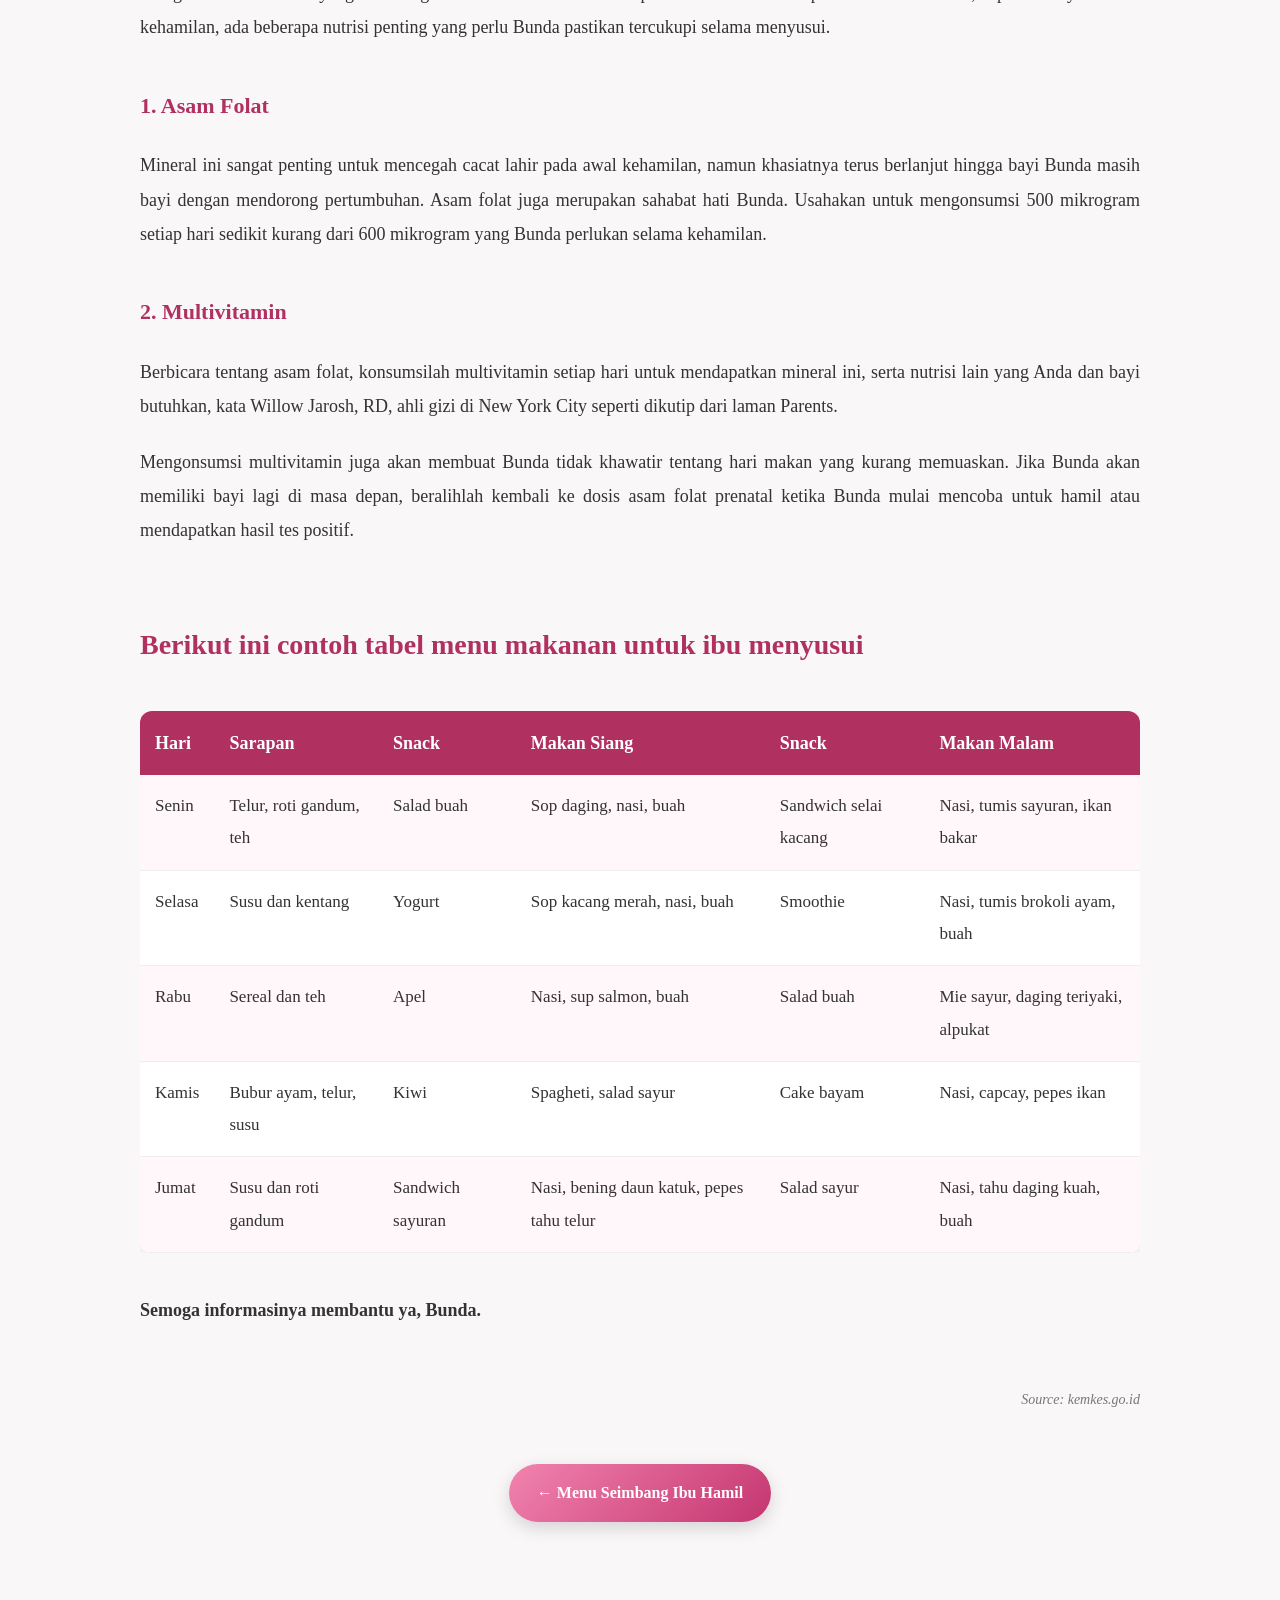
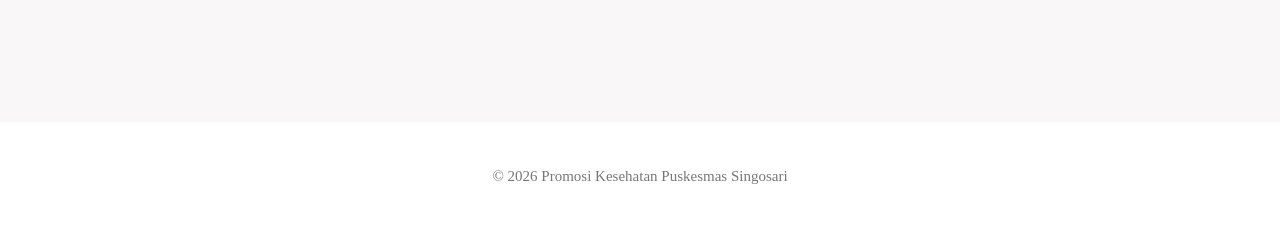
<file: pola-makan.html>
<!DOCTYPE html>
<html lang="id">
<head>
<meta charset="UTF-8">
<meta name="viewport" content="width=device-width, initial-scale=1.0">
<title>Pola Makan & Menu Sehat</title>

<style>

/* ================= GLOBAL ================= */

body{
margin:0;
font-family:'Georgia', serif;
background:#FAF7F9;
color:#333;
line-height:1.9;
}

.container{
max-width:1000px;
margin:auto;
padding:80px 20px;
}

/* ================= TOPBAR ================= */

.topbar{
background:white;
display:flex;
justify-content:space-between;
align-items:center;
padding:15px 40px;
box-shadow:0 2px 10px rgba(0,0,0,0.05);
position:sticky;
top:0;
z-index:1000;
}

.logo-area{
display:flex;
align-items:center;
gap:12px;
}

.logo-area img{
width:45px;
height:45px;
}

.instansi{
font-weight:700;
font-size:18px;
color:#C43670;
}

.subinstansi{
font-size:13px;
color:#777;
}  

.back-home{
text-decoration:none;
color:#B03060;
font-weight:600;
display:flex;
align-items:center;
gap:8px;
transition:0.3s;
}

.back-home:hover{
opacity:0.7;
}

/* ================= TYPOGRAPHY ================= */

/* Drop cap */
.dropcap::first-letter{
float:left;
font-size:60px;
line-height:45px;
padding-right:10px;
color:#B03060;
font-weight:bold;
}

h1{
font-size:40px;
color:#B03060;
margin-bottom:10px;
}

.subtitle{
font-size:22px;
color:#555;
margin-bottom:40px;
}

h2{
font-size:28px;
color:#B03060;
margin-top:70px;
margin-bottom:20px;
}

h3{
font-size:22px;
margin-top:40px;
color:#B03060;
}

p{
font-size:18px;
margin-bottom:22px;
text-align:justify;
}

ul{
margin-left:25px;
}

li{
margin-bottom:15px;
font-size:18px;
}

.divider{
width:80px;
height:4px;
background:#F4B6C2;
margin:20px 0 40px 0;
border-radius:5px;
}

/* ================= HIGHLIGHT BOX ================= */

.highlight-box{
background:#FFF0F5;
padding:30px;
border-left:5px solid #B03060;
border-radius:10px;
margin:40px 0;
}

/* ================= TABLE ================= */

.table-container{
overflow-x:auto;
margin-top:40px;
}

table{
width:100%;
border-collapse:collapse;
background:white;
border-radius:12px;
overflow:hidden;
box-shadow:0 8px 20px rgba(0,0,0,0.05);
}

th{
background:#B03060;
color:white;
padding:15px;
font-size:18px;
text-align:left;
}

td{
padding:15px;
border-bottom:1px solid #eee;
font-size:17px;
vertical-align:top;
}

tr:nth-child(even){
background:#FFF7FA;
}

.source{
font-size:14px;
color:#777;
font-style:italic;
margin-top:60px;
text-align:right;
}

/* ================= button next ================= */
.back-navigation {
  text-align: center;
  margin-top: 50px;
  margin-bottom: 40px;
}

.back-btn {
  display: inline-block;
  padding: 14px 28px;
  background: linear-gradient(135deg,#F283AF,#C43670);
  color: white;
  text-decoration: none;
  font-weight: 600;
  border-radius: 30px;
  transition: 0.3s ease;
  box-shadow: 0 6px 18px rgba(0,0,0,0.15);
}

.back-btn:hover {
  transform: translateY(-3px);
  box-shadow: 0 10px 22px rgba(0,0,0,0.2);
}

/* ================= FOOTER ================= */

footer{
text-align:center;
padding:40px 20px;
background:white;
margin-top:80px;
font-size:15px;
color:#777;
}

/* ================= RESPONSIVE ================= */

@media(max-width:768px){

.topbar{
flex-direction:column;
gap:10px;
text-align:center;
}

.container{
padding:60px 20px;
}

h1{
font-size:30px;
}

h2{
font-size:24px;
}

p, li, td{
font-size:16px;
}

}

</style>
</head>
<body>

<div class="topbar">
<div class="logo-area">
<img src="logo.png" alt="Logo">
<div>  
<div class="instansi">Promosi Kesehatan</div>
  <div class="subinstansi">Puskesmas Singosari</div>
</div>
</div>
<a href="beranda.html" class="back-home">← Kembali ke Beranda</a>
</div>

<div class="container">

<h1>Tabel Menu Makanan Ibu Hamil dan Menyusui</h1>
<div class="divider"></div>

<p class="dropcap">Bunda yang menyusui mungkin sering bertanya-tanya apa diet terbaik tapi tetap mendukung kelancaran menyusui. Beberapa busui merasa khawatir diet mereka tidak cukup baik untuk menghasilkan ASI yang cukup untuk bayi mereka.</p>

<p>Kabar baiknya, Bunda tidak harus mengikuti diet "sempurna" untuk menghasilkan ASI yang kaya nutrisi. Tetapi memicu tubuh Bunda dengan makanan sehat dan beragam masih penting setelah melahirkan.</p>

<p>Memproduksi semua susu itu membutuhkan kalori ekstra. Bahkan, menurut The American College of Obstetricians and Gynecologists, ibu menyusui membutuhkan sekitar 450 hingga 500 kalori tambahan setiap hari.Penting bagi tubuh Bunda yang masih sembuh untuk tetap terhidrasi dan bergizi baik. Bunda membutuhkan lebih banyak air saat menyusui dan penelitian menunjukkan banyak ibu tidak minum cukup untuk tetap terhidrasi.</p>

<div class="highlight-box">
<p>Ada banyak cara untuk makan sehat dan tidak ada 'satu ukuran cocok untuk semua' ketika datang ke diet menyusui terbaik. Namun, ada beberapa prinsip dasar untuk diikuti yang akan membantu Bunda tetap bergizi baik dan dapat disesuaikan agar sesuai dengan preferensi dan kebutuhan pribadi Bunda. Berikut adalah beberapa tips yang perlu diingat saat memilih nutrisi saat menyusui.</p>
<h3>1. Tetap Seimbang</h3>
<p>Diet menyusui terbaik dapat dicapai hanya dengan makan berbagai macam makanan, terutama berbagai sayuran segar, buah -buahan, biji -bijian, protein tanpa lemak, susu, dan lemak sehat.</p>

<h3>2. Pertahankan Jadwal Makan Teratur</h3>
<p>Ibu menyusui juga harus mempertahankan jadwal makan yang teratur. Lakukan yang terbaik untuk tidak melewatkan makan, bahkan ketika berurusan dengan jadwal yang penuh sesak. Sarapan mungkin tampak seperti satu kali makan yang tidak Bunda punya waktu. Sebaliknya, cobalah pilihan yang cepat dan sehat ini:</p>
<p>Penelitian menunjukkan bahwa kualitas makanan yang Bunda makan penting seperti makan secara teratur, tidak hanya untuk kesehatan fisik tetapi juga untuk kesehatan mental. Jadi, lakukan yang terbaik untuk memicu diri sendiri dengan makanan lezat dan bergizi setiap kali makan.</p>
</div>

<h2>Apa yang perlu dimakan untuk diet menyusui yang bergizi?</h2>
<p>Mengonsumsi makanan yang seimbang akan memberi bahan bakar pada tubuh untuk memproduksi ASI. Namun, seperti halnya selama kehamilan, ada beberapa nutrisi penting yang perlu Bunda pastikan tercukupi selama menyusui.</p>

<h3>1. Asam Folat</h3>
<p>Mineral ini sangat penting untuk mencegah cacat lahir pada awal kehamilan, namun khasiatnya terus berlanjut hingga bayi Bunda masih bayi dengan mendorong pertumbuhan. Asam folat juga merupakan sahabat hati Bunda. Usahakan untuk mengonsumsi 500 mikrogram setiap hari sedikit kurang dari 600 mikrogram yang Bunda perlukan selama kehamilan.</p>

<h3>2. Multivitamin</h3>
<p>Berbicara tentang asam folat, konsumsilah multivitamin setiap hari untuk mendapatkan mineral ini, serta nutrisi lain yang Anda dan bayi butuhkan, kata Willow Jarosh, RD, ahli gizi di New York City seperti dikutip dari laman Parents.</p>
<p>Mengonsumsi multivitamin juga akan membuat Bunda tidak khawatir tentang hari makan yang kurang memuaskan. Jika Bunda akan memiliki bayi lagi di masa depan, beralihlah kembali ke dosis asam folat prenatal ketika Bunda mulai mencoba untuk hamil atau mendapatkan hasil tes positif.</p>

<h2>Berikut ini contoh tabel menu makanan untuk ibu menyusui</h2>

<div class="table-container">
<table>
<tr>
<th>Hari</th>
<th>Sarapan</th>
<th>Snack</th>
<th>Makan Siang</th>
<th>Snack</th>
<th>Makan Malam</th>
</tr>

<tr>
<td>Senin</td>
<td>Telur, roti gandum, teh</td>
<td>Salad buah</td>
<td>Sop daging, nasi, buah</td>
<td>Sandwich selai kacang</td>
<td>Nasi, tumis sayuran, ikan bakar</td>
</tr>

<tr>
<td>Selasa</td>
<td>Susu dan kentang</td>
<td>Yogurt</td>
<td>Sop kacang merah, nasi, buah</td>
<td>Smoothie</td>
<td>Nasi, tumis brokoli ayam, buah</td>
</tr>

<tr>
<td>Rabu</td>
<td>Sereal dan teh</td>
<td>Apel</td>
<td>Nasi, sup salmon, buah</td>
<td>Salad buah</td>
<td>Mie sayur, daging teriyaki, alpukat</td>
</tr>

<tr>
<td>Kamis</td>
<td>Bubur ayam, telur, susu</td>
<td>Kiwi</td>
<td>Spagheti, salad sayur</td>
<td>Cake bayam</td>
<td>Nasi, capcay, pepes ikan</td>
</tr>

<tr>
<td>Jumat</td>
<td>Susu dan roti gandum</td>
<td>Sandwich sayuran</td>
<td>Nasi, bening daun katuk, pepes tahu telur</td>
<td>Salad sayur</td>
<td>Nasi, tahu daging kuah, buah</td>
</tr>

</table>
</div>

<p style="margin-top:40px;"><strong>Semoga informasinya membantu ya, Bunda.</strong></p>

<p class="source">Source: kemkes.go.id</p>

<!-- Tombol Navigasi ke Halaman Menu Seimbang -->
<div class="back-navigation">
  <a href="menu-sehat.html" class="back-btn">
    ← Menu Seimbang Ibu Hamil
  </a>
</div>

</div>

<footer>
© 2026 Promosi Kesehatan Puskesmas Singosari
</footer>

</body>
</html>
</file>
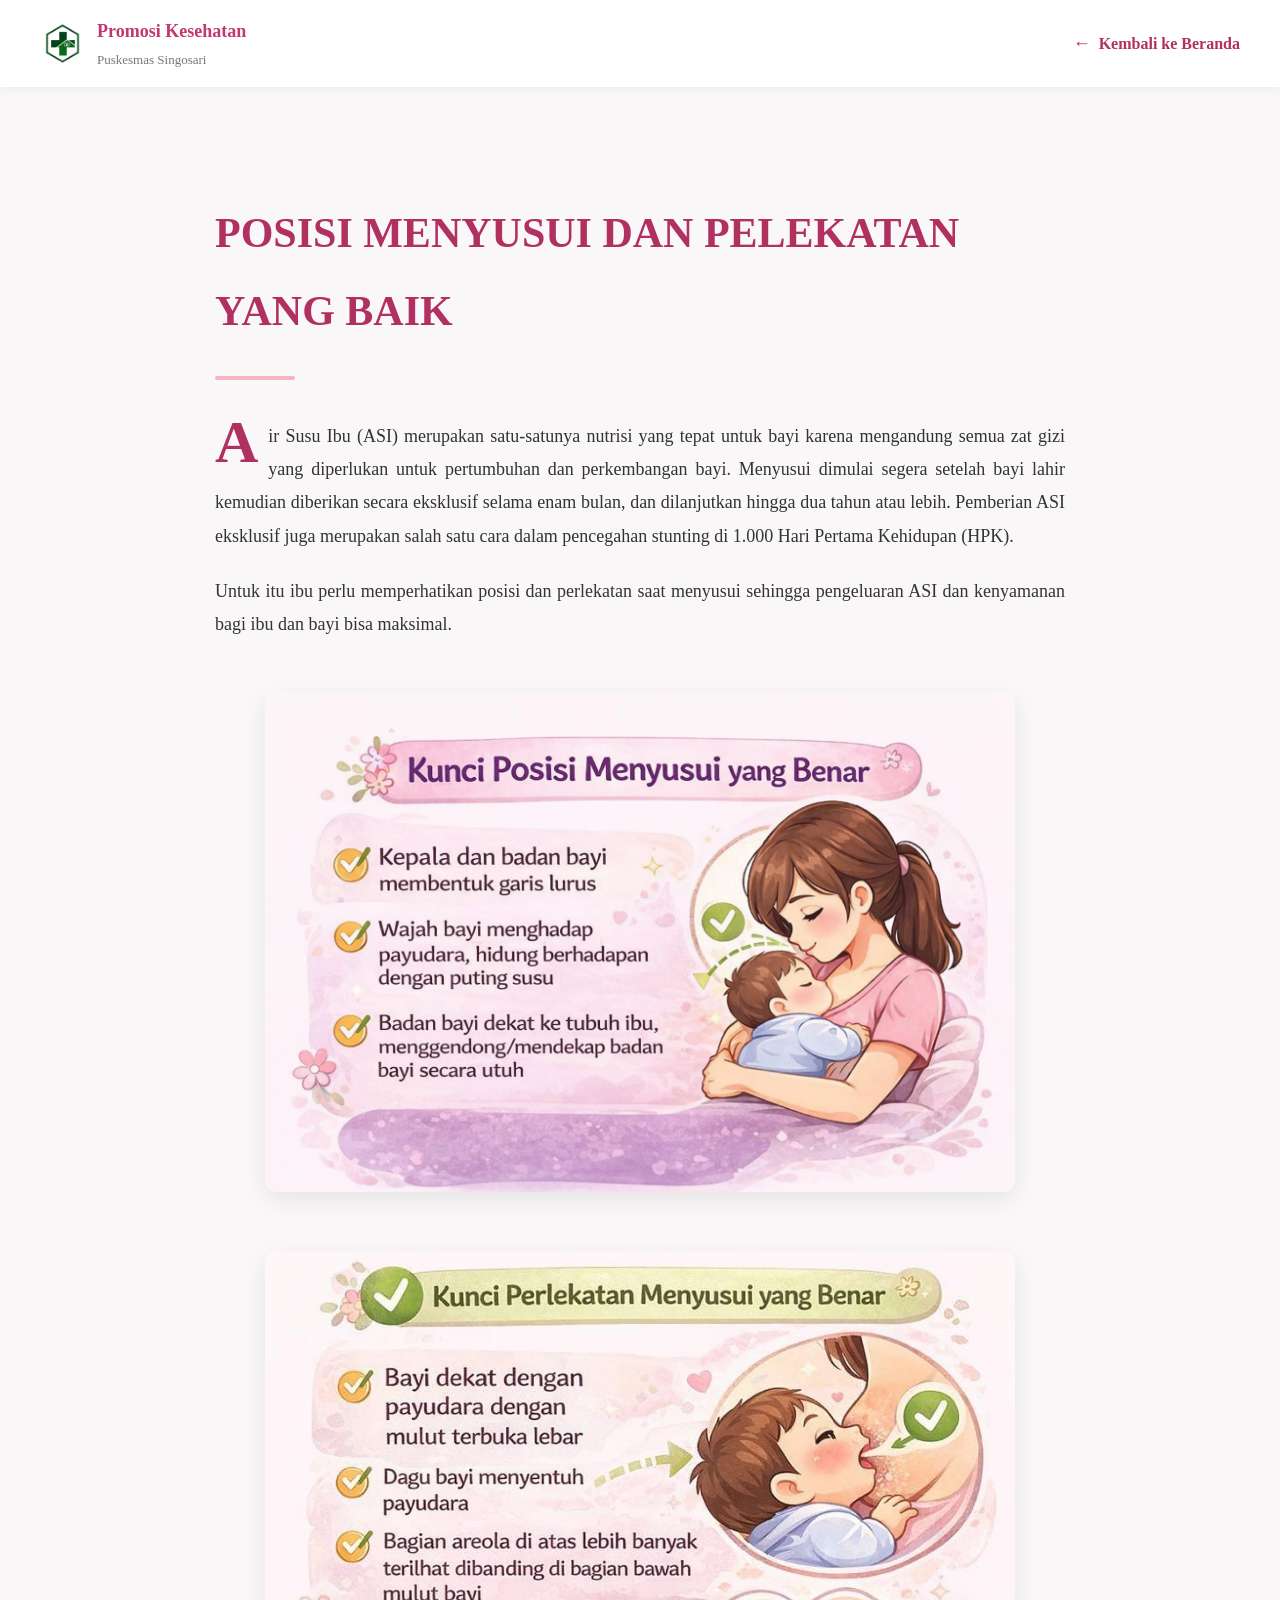
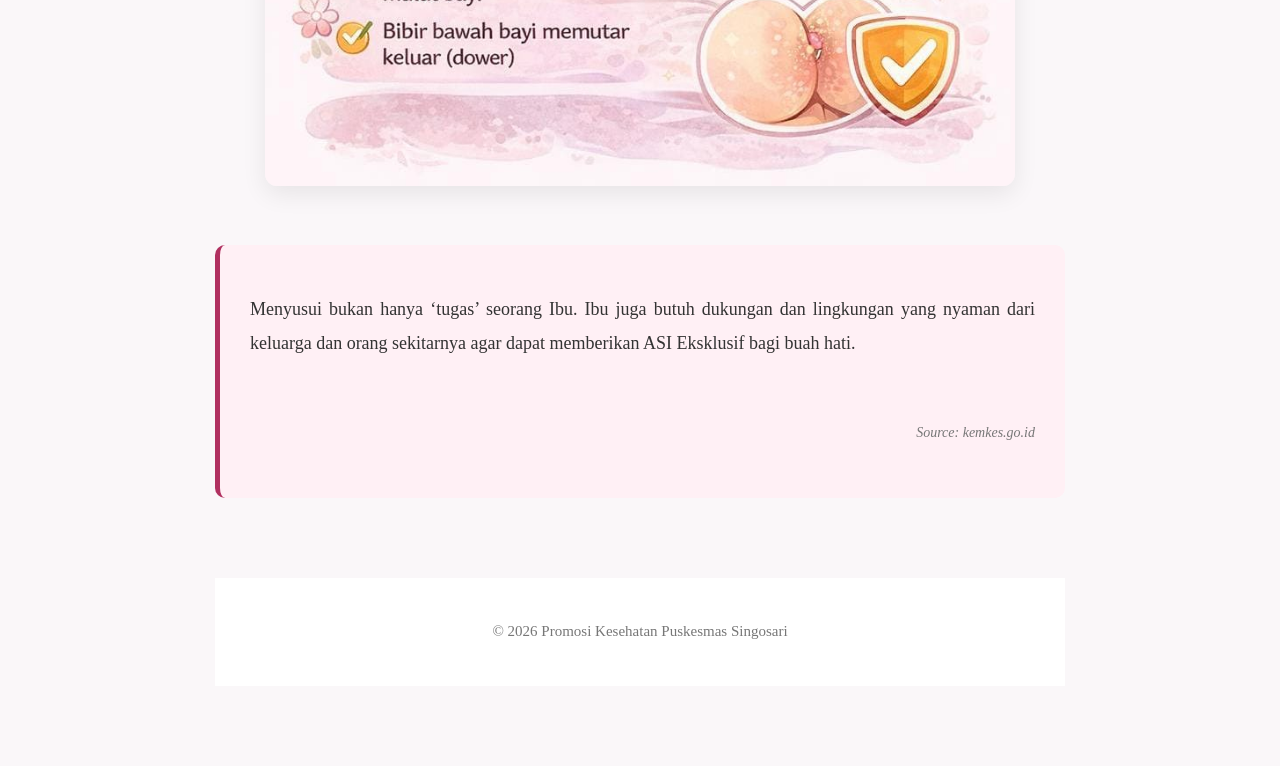
<file: posisi.html>
<!DOCTYPE html>
<html lang="id">
<head>
<meta charset="UTF-8">
<meta name="viewport" content="width=device-width, initial-scale=1.0">
<title>Posisi Menyusui dan Peletakan yang Baik</title>

<style>

/* ================= GLOBAL ================= */

body{
margin:0;
font-family: 'Georgia', serif;
background:#FAF7F9;
color:#333;
line-height:1.85;
}

/* ================== TOP BAR ================== */

.topbar{
background:white;
display:flex;
justify-content:space-between;
align-items:center;
padding:15px 40px;
box-shadow:0 2px 10px rgba(0,0,0,0.05);
position:sticky;
top:0;
z-index:1000;
gap: 12px;
}

.logo-area{
display:flex;
align-items:center;
gap:12px;
}

.logo-area img{
width:45px;
height:45px;
object-fit:contain;
}

.instansi{
font-weight:700;
font-size:18px;
color:#C43670;
}

.subinstansi{
font-size:13px;
color:#777;
}  

.back-home{
text-decoration:none;
color:#B03060;
font-weight:600;
display:flex;
align-items:center;
gap:8px;
transition:0.3s;
}

.back-home:hover{
opacity:0.7;
}

.back-home span{
font-size:18px;
}
  
.container{
max-width:850px;
margin:auto;
padding:80px 20px;
}

h1{
font-size:42px;
color:#B03060;
margin-bottom:20px;
}

h2{
font-size:28px;
color:#B03060;
margin-top:70px;
margin-bottom:15px;
}

h3{
font-size:22px;
margin-bottom:10px;
}

p{
font-size:18px;
margin-bottom:22px;
text-align:justify;
}

strong{
color:#B03060;
}

/* Garis elegan */
.divider{
width:80px;
height:4px;
background:#F4B6C2;
margin:25px 0 40px 0;
border-radius:5px;
}

/* Drop cap */
.dropcap::first-letter{
float:left;
font-size:60px;
line-height:45px;
padding-right:10px;
color:#B03060;
font-weight:bold;
}

/* Image Section */
.image-section{
margin:50px 0;
text-align:center;
}

.image-section img{
width:100%;
max-width:750px;
border-radius:12px;
box-shadow:0 8px 25px rgba(0,0,0,0.08);
}

.image-caption{
margin-top:15px;
font-size:15px;
color:#777;
font-style:italic;
}

/* Highlight box */
.highlight-box{
background:#FFF0F5;
padding:30px;
border-left:5px solid #B03060;
border-radius:10px;
margin:40px 0;
}

/* List manfaat */
ul{
margin-left:25px;
}

li{
margin-bottom:15px;
font-size:18px;
}

/* Footer */
footer{
text-align:center;
padding:40px 20px;
background:white;
margin-top:80px;
font-size:15px;
color:#777;
}

/* Responsive */
@media(max-width:768px){

.container{
padding:60px 20px;
}

h1{
font-size:32px;
}

h2{
font-size:24px;
}

p, li{
font-size:16px;
}

}

.source{
font-size:14px;
color:#777;
font-style:italic;
margin-top:60px;
text-align:right;
}

</style>
</head>
<body>

<!-- ================== TOP BAR ================== -->

<div class="topbar">
<div class="logo-area">
<img src="logo.png" alt="Logo Instansi">
<div>  
<div class="instansi">Promosi Kesehatan</div>
  <div class="subinstansi">Puskesmas Singosari</div>
</div>
</div>

<a href="beranda.html" class="back-home">
<span>←</span> Kembali ke Beranda
</a>
</div>
  
<div class="container">

<h1>POSISI MENYUSUI DAN PELEKATAN YANG BAIK</h1>
<div class="divider"></div>
  
<p class="dropcap">
Air Susu Ibu (ASI) merupakan satu-satunya nutrisi yang tepat untuk bayi karena mengandung semua zat gizi yang diperlukan untuk pertumbuhan dan perkembangan bayi. Menyusui dimulai segera setelah bayi lahir kemudian diberikan secara eksklusif selama enam bulan, dan dilanjutkan hingga dua tahun atau lebih. Pemberian ASI eksklusif juga merupakan salah satu cara dalam pencegahan stunting di 1.000 Hari Pertama Kehidupan (HPK).
</p>

<p>
Untuk itu ibu perlu memperhatikan posisi dan perlekatan saat menyusui sehingga pengeluaran ASI dan kenyamanan bagi ibu dan bayi bisa maksimal.
</p>

<div class="image-section">
    <img src="posisi1.jpeg" alt="Deskripsi Gambar">
</div>

<div class="image-section">
    <img src="posisi2.jpeg" alt="Deskripsi Gambar">
</div>


<div class="highlight-box">
<p>
Menyusui bukan hanya ‘tugas’ seorang Ibu. Ibu juga butuh dukungan dan lingkungan yang nyaman dari keluarga dan orang sekitarnya agar dapat memberikan ASI Eksklusif bagi buah hati.
</p>

<p class="source">Source: kemkes.go.id</p>
  
</div>

<footer>
© 2026 Promosi Kesehatan Puskesmas Singosari
</footer>

</body>

</html>
</file>
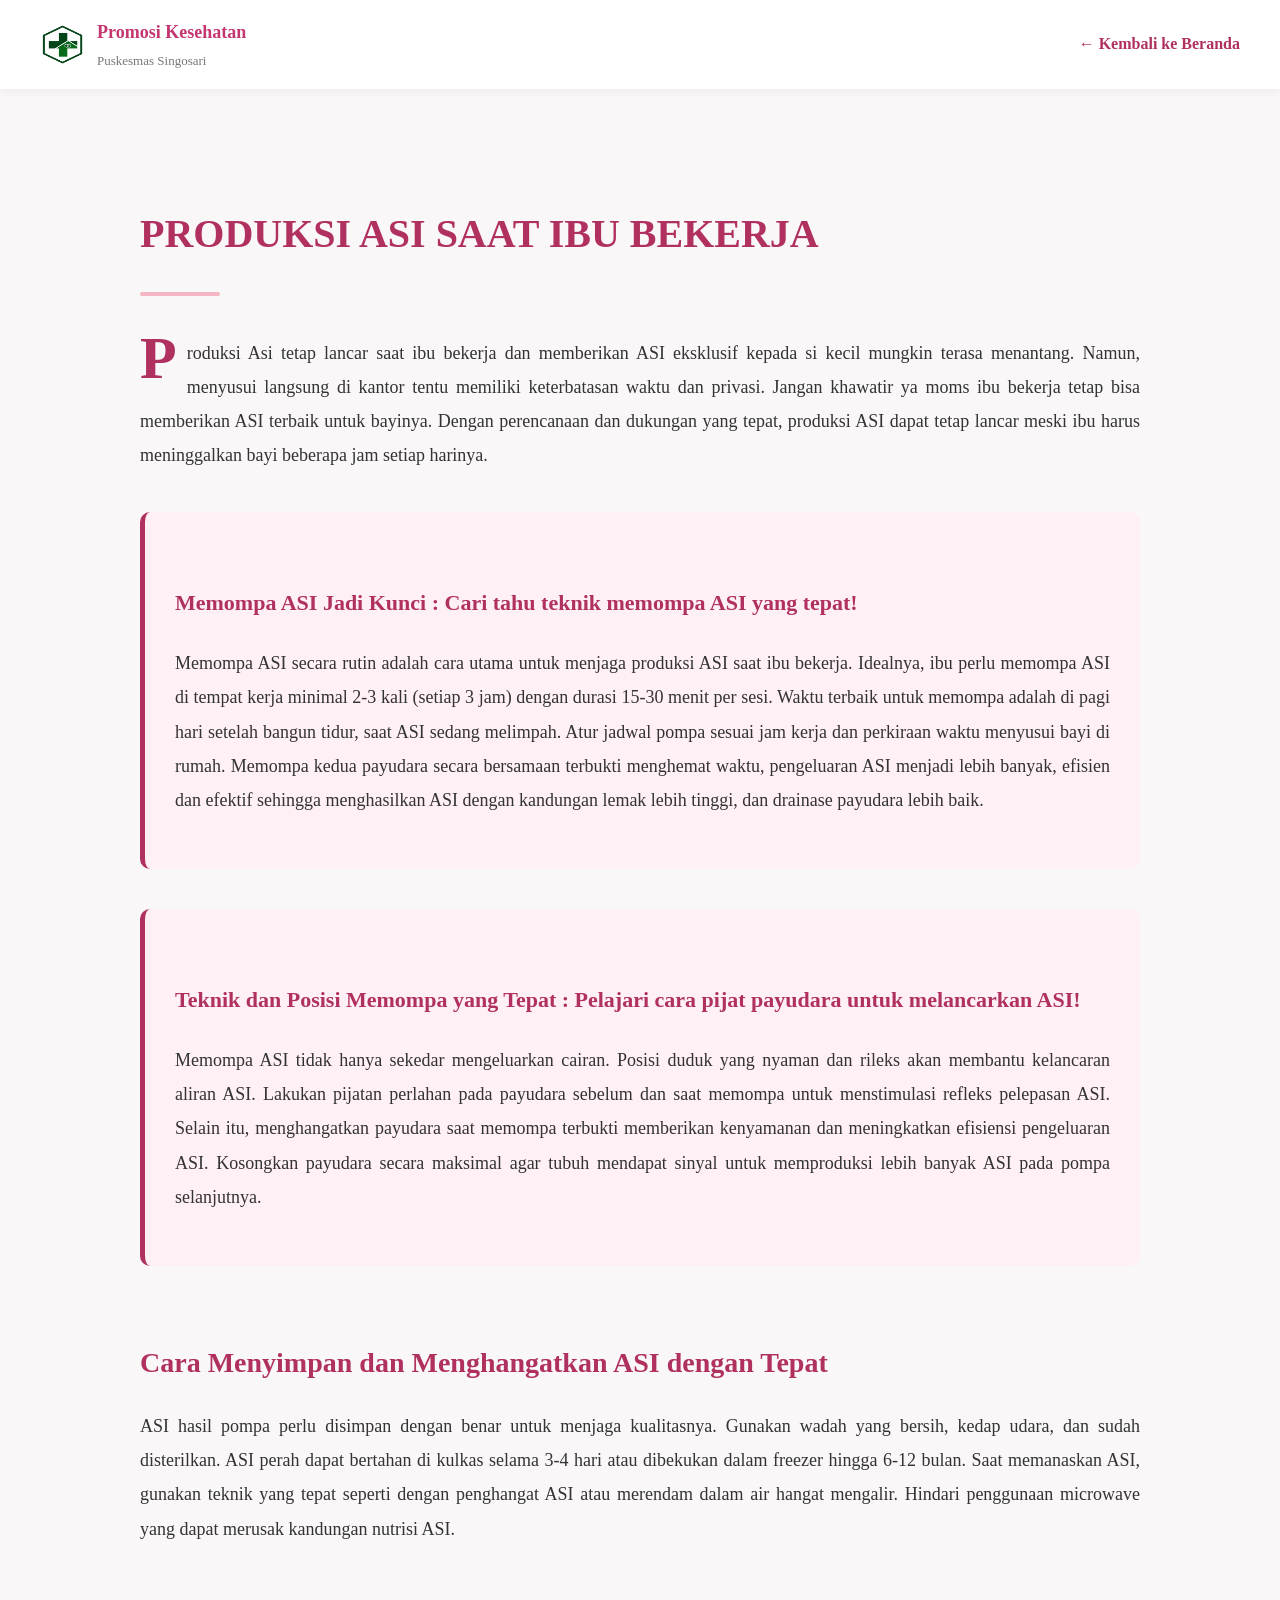
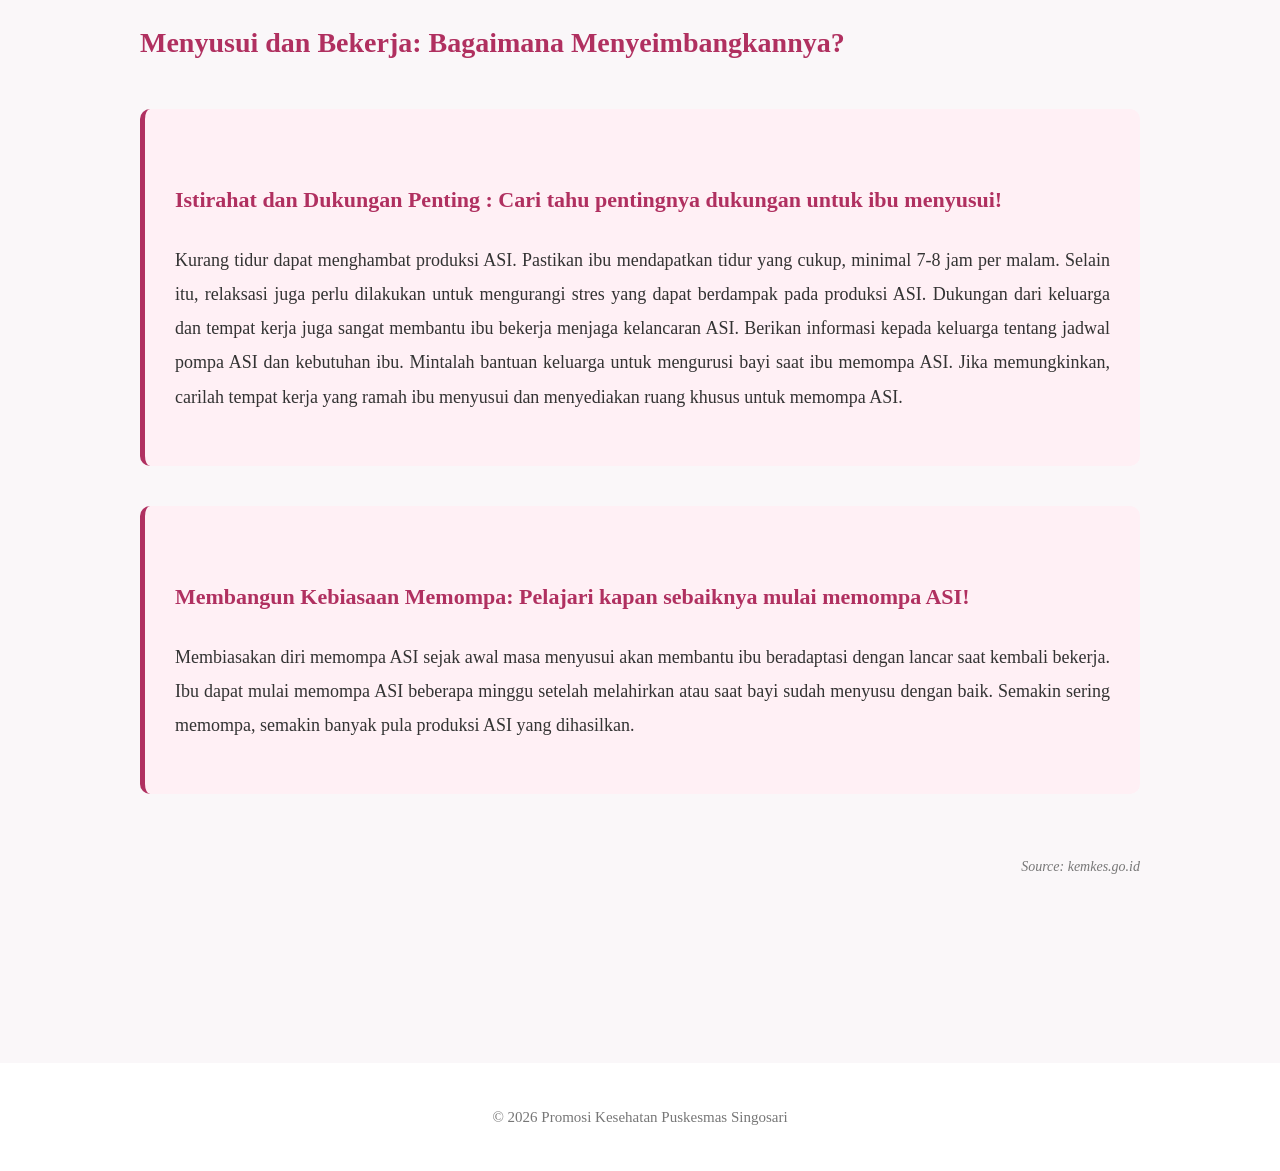
<file: tips-kedua.html>
<!DOCTYPE html>
<html lang="id">
<head>
<meta charset="UTF-8">
<meta name="viewport" content="width=device-width, initial-scale=1.0">
<title>Produksi ASI Saat Ibu Bekerja</title>

<style>

/* ================= GLOBAL ================= */

body{
margin:0;
font-family:'Georgia', serif;
background:#FAF7F9;
color:#333;
line-height:1.9;
}

.container{
max-width:1000px;
margin:auto;
padding:80px 20px;
}

/* ================= TOPBAR ================= */

.topbar{
background:white;
display:flex;
justify-content:space-between;
align-items:center;
padding:15px 40px;
box-shadow:0 2px 10px rgba(0,0,0,0.05);
position:sticky;
top:0;
z-index:1000;
}

.logo-area{
display:flex;
align-items:center;
gap:12px;
}

.logo-area img{
width:45px;
height:45px;
}

.instansi{
font-weight:700;
font-size:18px;
color:#C43670;
}

.subinstansi{
font-size:13px;
color:#777;
}  

.back-home{
text-decoration:none;
color:#B03060;
font-weight:600;
display:flex;
align-items:center;
gap:8px;
transition:0.3s;
}

.back-home:hover{
opacity:0.7;
}

/* ================= TYPOGRAPHY ================= */

.dropcap::first-letter{
float:left;
font-size:60px;
line-height:45px;
padding-right:10px;
color:#B03060;
font-weight:bold;
}

h1{
font-size:40px;
color:#B03060;
margin-bottom:10px;
}

h2{
font-size:28px;
color:#B03060;
margin-top:70px;
margin-bottom:20px;
}

h3{
font-size:22px;
margin-top:40px;
color:#B03060;
}

p{
font-size:18px;
margin-bottom:22px;
text-align:justify;
}

.divider{
width:80px;
height:4px;
background:#F4B6C2;
margin:20px 0 40px 0;
border-radius:5px;
}

/* ================= HIGHLIGHT BOX ================= */

.highlight-box{
background:#FFF0F5;
padding:30px;
border-left:5px solid #B03060;
border-radius:10px;
margin:40px 0;
}

.source{
font-size:14px;
color:#777;
font-style:italic;
margin-top:60px;
text-align:right;
}
  
/* ================= BUTTON NEXT ================= */

.nav-buttons {
  display: flex;
  justify-content: space-between;
  margin-top: 40px;
}

.nav-buttons a {
  display: inline-block;
  padding: 14px 28px;
  background: linear-gradient(135deg,#F283AF,#C43670);
  color: white;
  text-decoration: none;
  font-weight: 600;
  border-radius: 30px;
  transition: 0.3s ease;
  box-shadow: 0 6px 18px rgba(0,0,0,0.15);
}

.nav-buttons {
  display: flex;
  justify-content: space-between;
  margin-top: 40px;
}

/* ================= FOOTER ================= */

footer{
text-align:center;
padding:40px 20px;
background:white;
margin-top:80px;
font-size:15px;
color:#777;
}

/* ================= RESPONSIVE ================= */

@media(max-width:768px){

.topbar{
flex-direction:column;
gap:10px;
text-align:center;
}

.container{
padding:60px 20px;
}

h1{
font-size:30px;
}

h2{
font-size:24px;
}

p{
font-size:16px;
}

}

</style>
</head>
<body>

<div class="topbar">
<div class="logo-area">
<img src="logo.png" alt="Logo">
<div>  
<div class="instansi">Promosi Kesehatan</div>
<div class="subinstansi">Puskesmas Singosari</div>
</div>
</div>
<a href="beranda.html" class="back-home">← Kembali ke Beranda</a>
</div>

<div class="container">

<h1>PRODUKSI ASI SAAT IBU BEKERJA</h1>
<div class="divider"></div>

<p class="dropcap">Produksi Asi tetap lancar saat ibu bekerja dan memberikan ASI eksklusif kepada si kecil mungkin terasa menantang. Namun, menyusui langsung di kantor tentu memiliki keterbatasan waktu dan privasi. Jangan khawatir ya moms ibu bekerja tetap bisa memberikan ASI terbaik untuk bayinya. Dengan perencanaan dan dukungan yang tepat, produksi ASI dapat tetap lancar meski ibu harus meninggalkan bayi beberapa jam setiap harinya.</p>

<div class="highlight-box">
<h3>Memompa ASI Jadi Kunci : Cari tahu teknik memompa ASI yang tepat!</h3>
<p>Memompa ASI secara rutin adalah cara utama untuk menjaga produksi ASI saat ibu bekerja. Idealnya, ibu perlu memompa ASI di tempat kerja minimal 2-3 kali (setiap 3 jam) dengan durasi 15-30 menit per sesi. Waktu terbaik untuk memompa adalah di pagi hari setelah bangun tidur, saat ASI sedang melimpah. Atur jadwal pompa sesuai jam kerja dan perkiraan waktu menyusui bayi di rumah. Memompa kedua payudara secara bersamaan terbukti menghemat waktu, pengeluaran ASI menjadi lebih banyak, efisien dan efektif sehingga menghasilkan ASI dengan kandungan lemak lebih tinggi, dan drainase payudara lebih baik.</p>
</div>

<div class="highlight-box">
<h3>Teknik dan Posisi Memompa yang Tepat : Pelajari cara pijat payudara untuk melancarkan ASI!</h3>
<p>Memompa ASI tidak hanya sekedar mengeluarkan cairan. Posisi duduk yang nyaman dan rileks akan membantu kelancaran aliran ASI. Lakukan pijatan perlahan pada payudara sebelum dan saat memompa untuk menstimulasi refleks pelepasan ASI. Selain itu, menghangatkan payudara saat memompa terbukti memberikan kenyamanan dan meningkatkan efisiensi pengeluaran ASI. Kosongkan payudara secara maksimal agar tubuh mendapat sinyal untuk memproduksi lebih banyak ASI pada pompa selanjutnya.</p>
</div>

<h2>Cara Menyimpan dan Menghangatkan ASI dengan Tepat</h2>

<p>ASI hasil pompa perlu disimpan dengan benar untuk menjaga kualitasnya. Gunakan wadah yang bersih, kedap udara, dan sudah disterilkan. ASI perah dapat bertahan di kulkas selama 3-4 hari atau dibekukan dalam freezer hingga 6-12 bulan. Saat memanaskan ASI, gunakan teknik yang tepat seperti dengan penghangat ASI atau merendam dalam air hangat mengalir. Hindari penggunaan microwave yang dapat merusak kandungan nutrisi ASI.</p>

<h2>Menyusui dan Bekerja: Bagaimana Menyeimbangkannya?</h2>

<div class="highlight-box">
<h3>Istirahat dan Dukungan Penting : Cari tahu pentingnya dukungan untuk ibu menyusui!</h3>
<p>Kurang tidur dapat menghambat produksi ASI. Pastikan ibu mendapatkan tidur yang cukup, minimal 7-8 jam per malam. Selain itu, relaksasi juga perlu dilakukan untuk mengurangi stres yang dapat berdampak pada produksi ASI. Dukungan dari keluarga dan tempat kerja juga sangat membantu ibu bekerja menjaga kelancaran ASI. Berikan informasi kepada keluarga tentang jadwal pompa ASI dan kebutuhan ibu. Mintalah bantuan keluarga untuk mengurusi bayi saat ibu memompa ASI. Jika memungkinkan, carilah tempat kerja yang ramah ibu menyusui dan menyediakan ruang khusus untuk memompa ASI.</p>
</div>

<div class="highlight-box">
<h3>Membangun Kebiasaan Memompa: Pelajari kapan sebaiknya mulai memompa ASI!</h3>
<p>Membiasakan diri memompa ASI sejak awal masa menyusui akan membantu ibu beradaptasi dengan lancar saat kembali bekerja. Ibu dapat mulai memompa ASI beberapa minggu setelah melahirkan atau saat bayi sudah menyusu dengan baik. Semakin sering memompa, semakin banyak pula produksi ASI yang dihasilkan.</p>
</div>

<p class="source">Source: kemkes.go.id</p>  


</div>

<footer>
© 2026 Promosi Kesehatan Puskesmas Singosari
</footer>

</body>

</html>
</file>
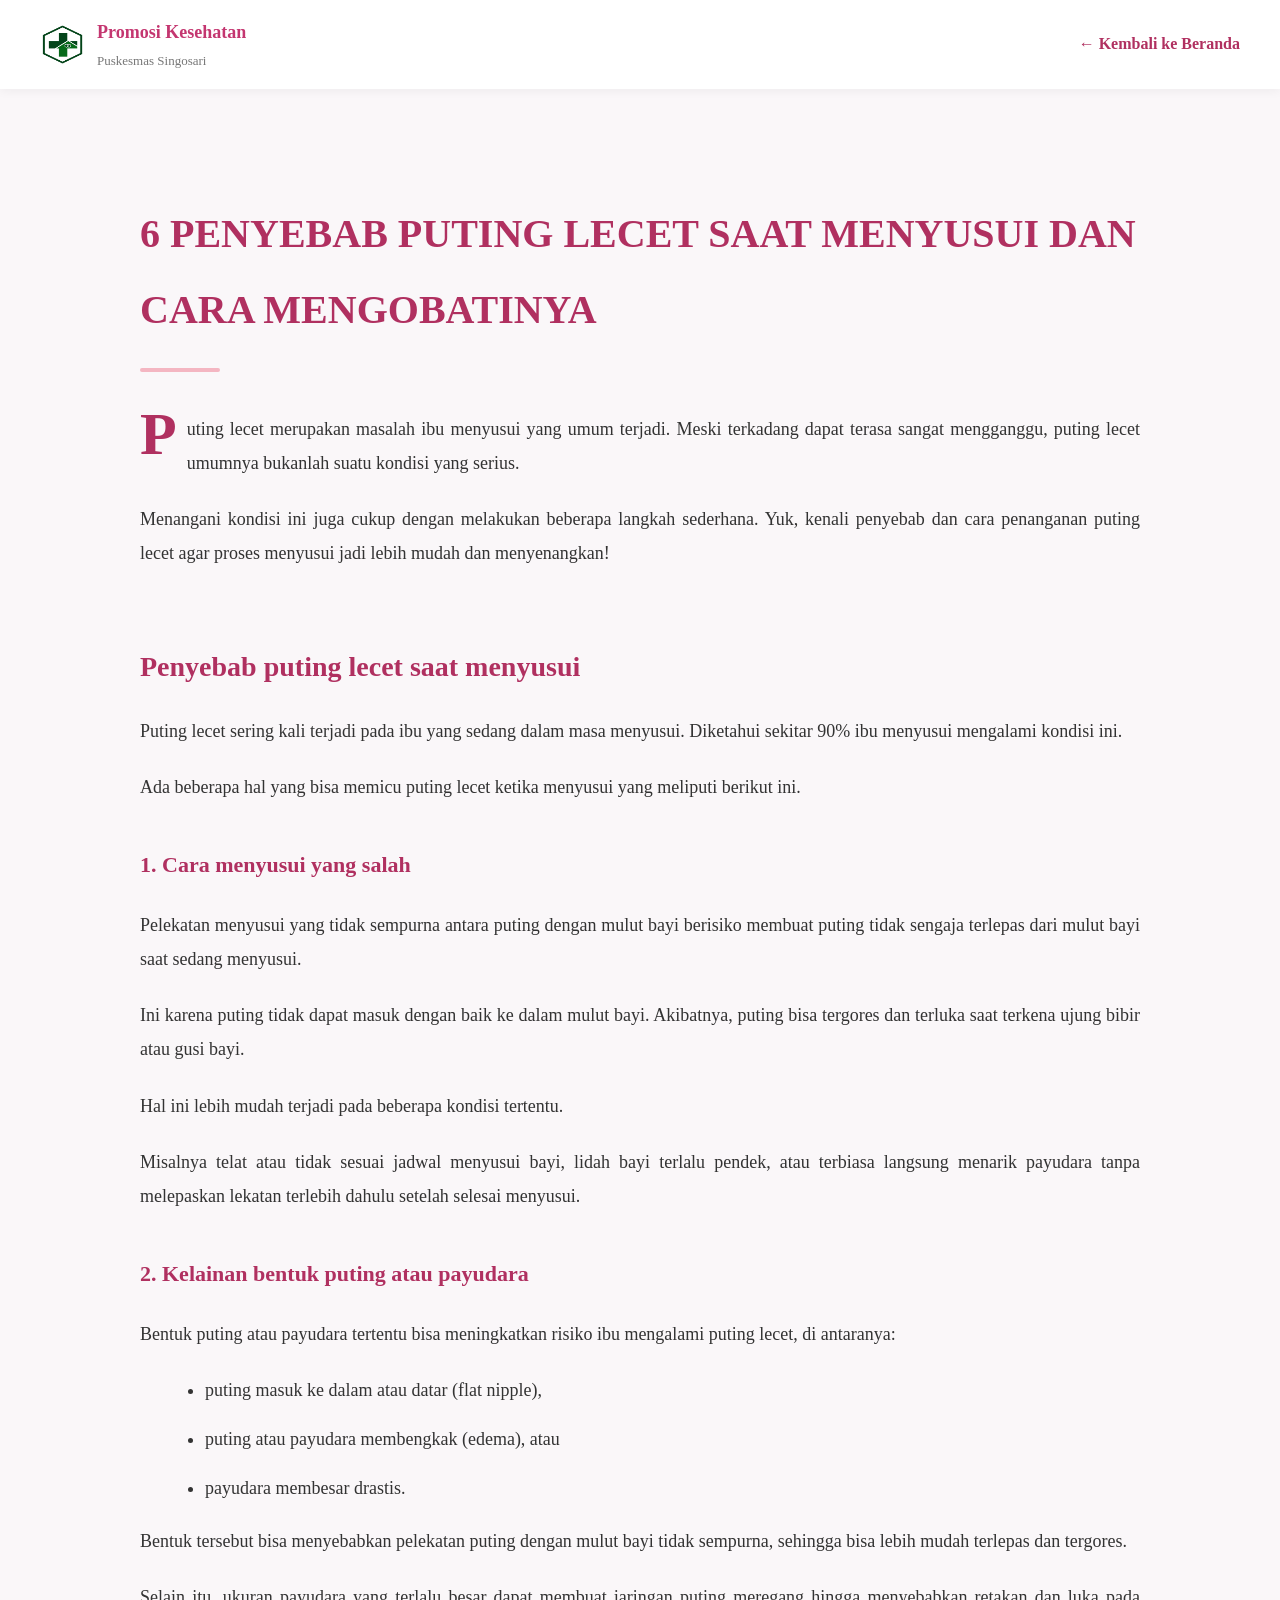
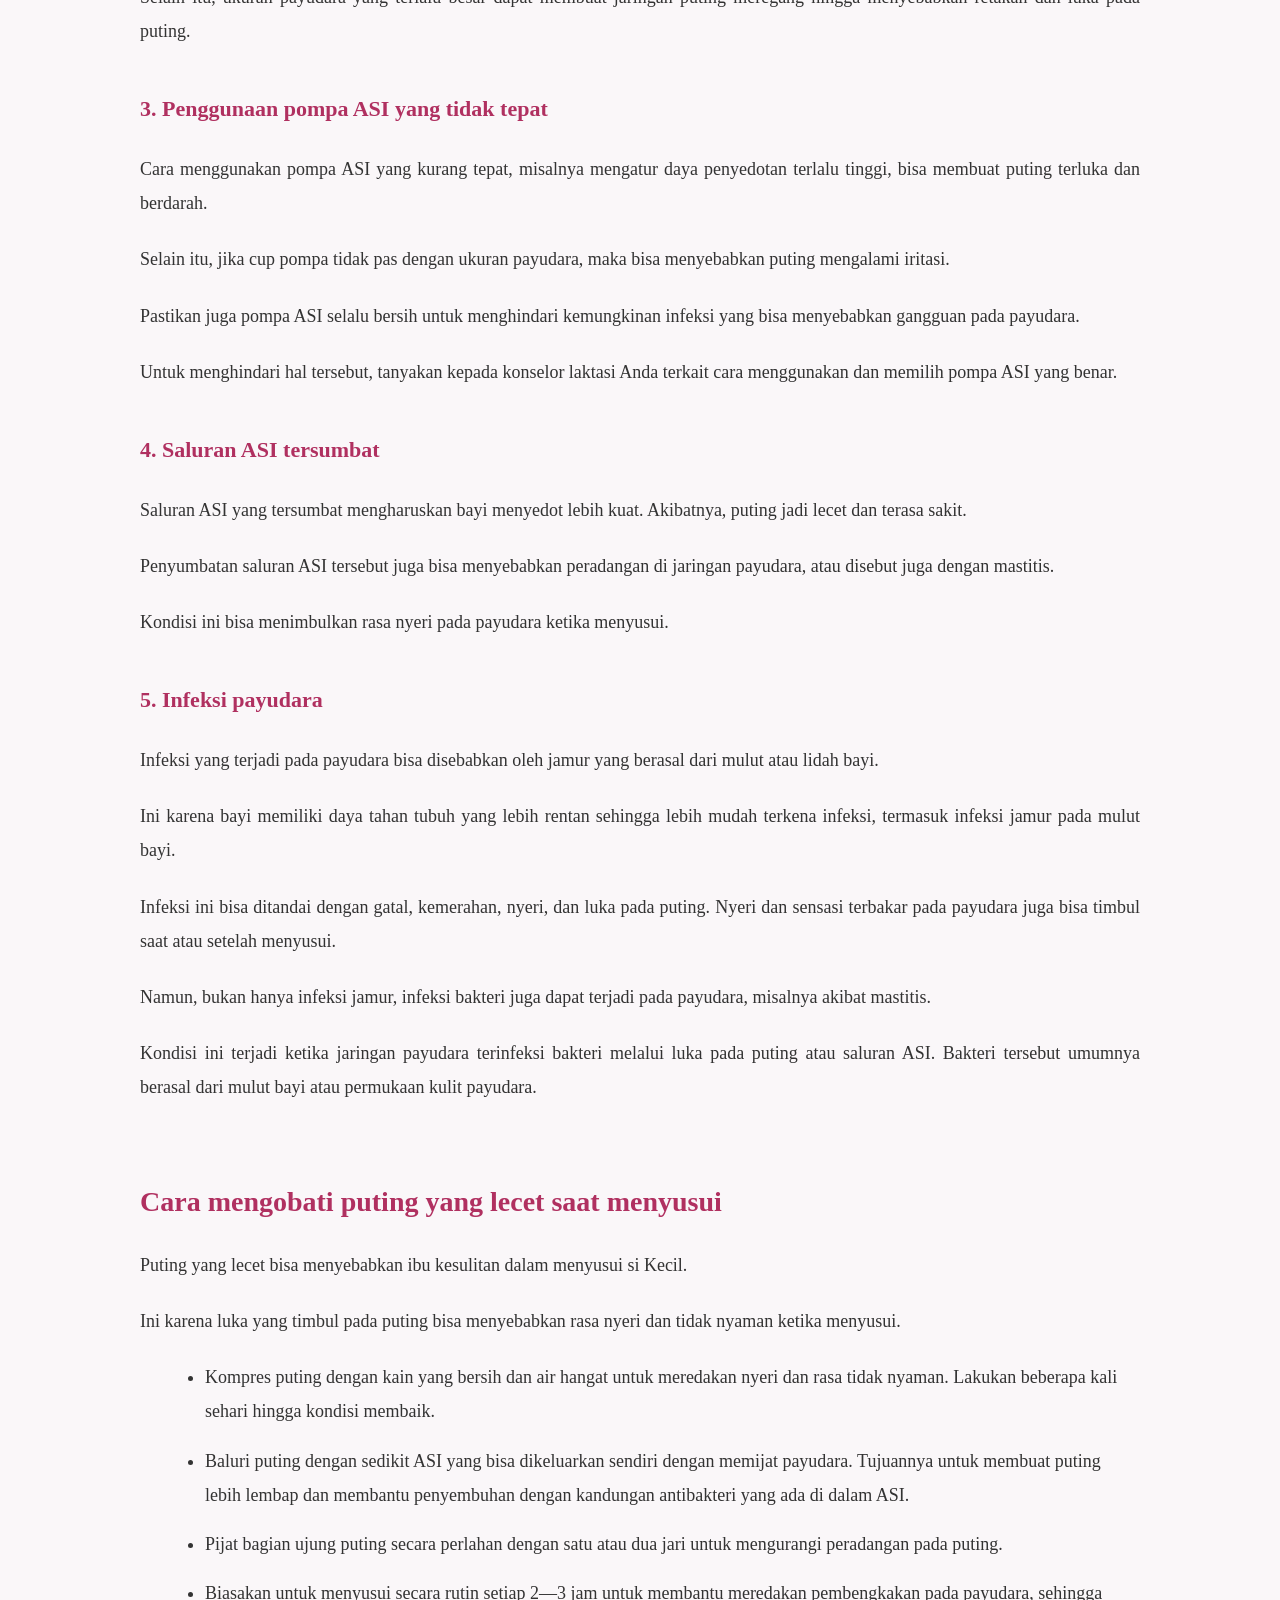
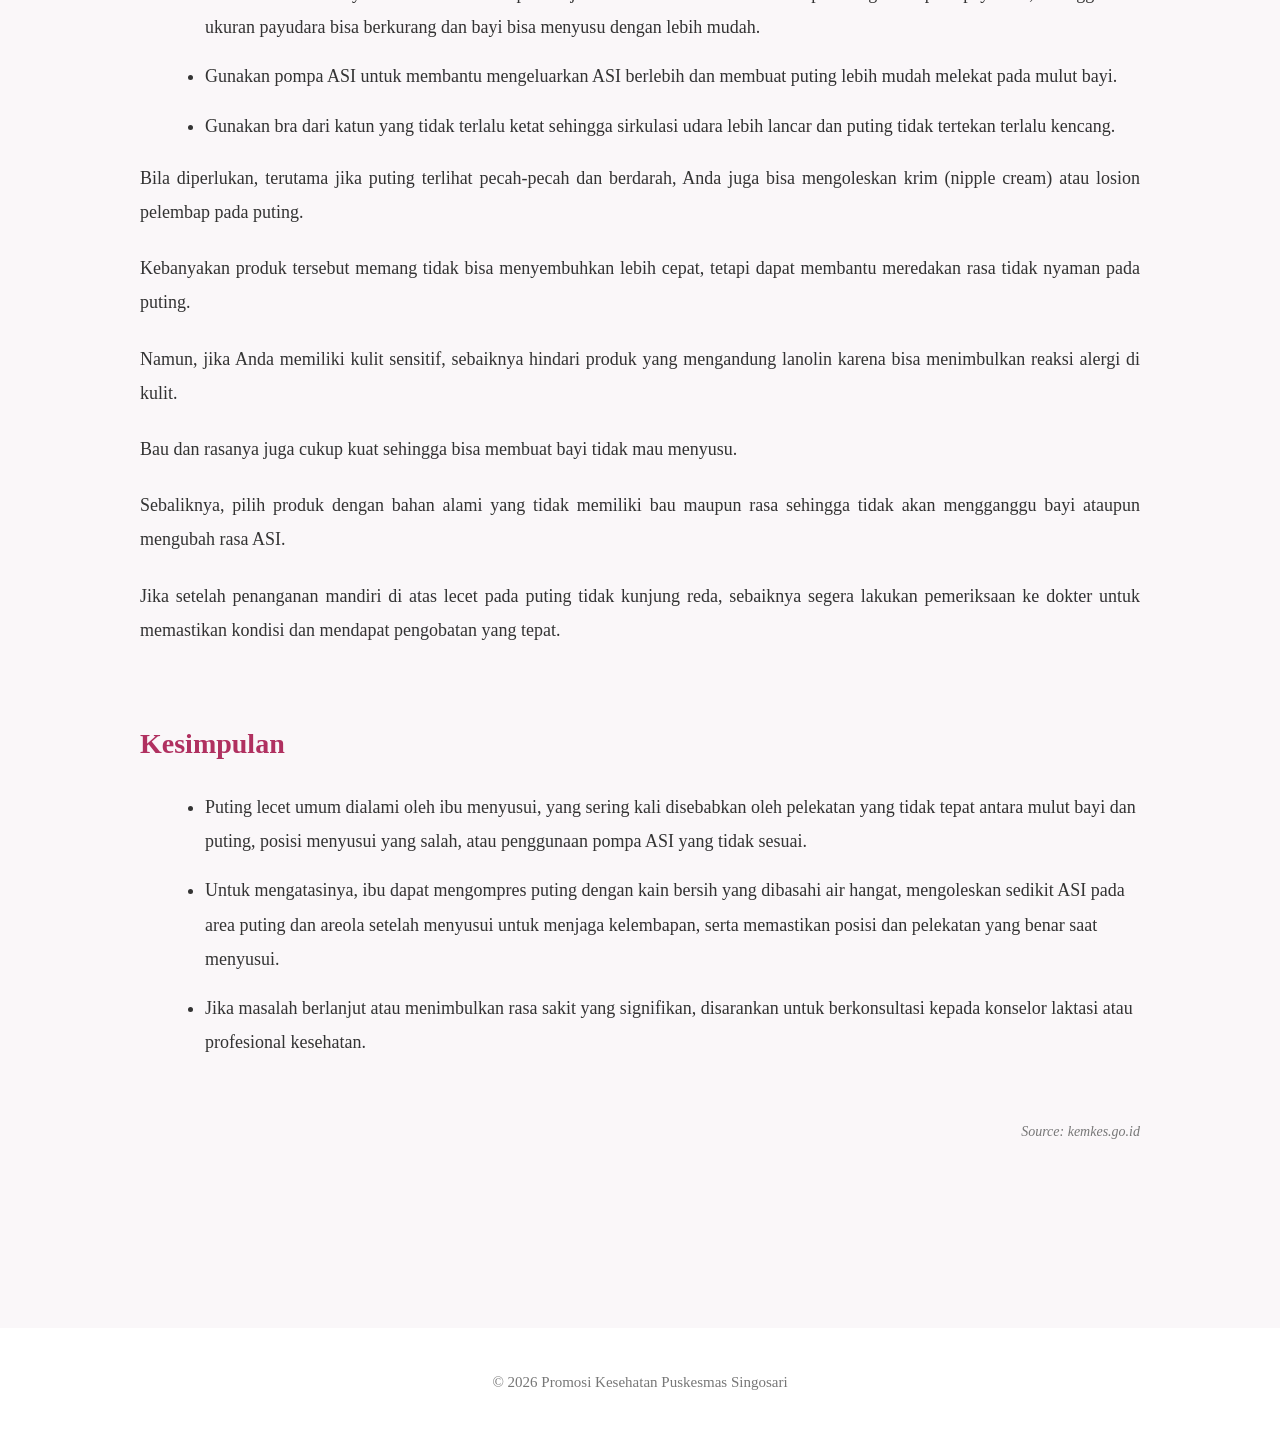
<file: tips-ketiga.html>
<!DOCTYPE html>
<html lang="id">
<head>
<meta charset="UTF-8">
<meta name="viewport" content="width=device-width, initial-scale=1.0">
<title>Puting Lecet Saat Menyusui</title>

<style>

/* ================= GLOBAL ================= */

body{
margin:0;
font-family:'Georgia', serif;
background:#FAF7F9;
color:#333;
line-height:1.9;
}

.container{
max-width:1000px;
margin:auto;
padding:80px 20px;
}

/* ================= TOPBAR ================= */

.topbar{
background:white;
display:flex;
justify-content:space-between;
align-items:center;
padding:15px 40px;
box-shadow:0 2px 10px rgba(0,0,0,0.05);
position:sticky;
top:0;
z-index:1000;
}

.logo-area{
display:flex;
align-items:center;
gap:12px;
}

.logo-area img{
width:45px;
height:45px;
}

.instansi{
font-weight:700;
font-size:18px;
color:#C43670;
}

.subinstansi{
font-size:13px;
color:#777;
}  

.back-home{
text-decoration:none;
color:#B03060;
font-weight:600;
display:flex;
align-items:center;
gap:8px;
transition:0.3s;
}

.back-home:hover{
opacity:0.7;
}

/* ================= TYPOGRAPHY ================= */

/* Drop cap */
.dropcap::first-letter{
float:left;
font-size:60px;
line-height:45px;
padding-right:10px;
color:#B03060;
font-weight:bold;
}

h1{
font-size:40px;
color:#B03060;
margin-bottom:10px;
}

.subtitle{
font-size:22px;
color:#555;
margin-bottom:40px;
}

h2{
font-size:28px;
color:#B03060;
margin-top:70px;
margin-bottom:20px;
}

h3{
font-size:22px;
margin-top:40px;
color:#B03060;
}

p{
font-size:18px;
margin-bottom:22px;
text-align:justify;
}

ul{
margin-left:25px;
}

li{
margin-bottom:15px;
font-size:18px;
}

.divider{
width:80px;
height:4px;
background:#F4B6C2;
margin:20px 0 40px 0;
border-radius:5px;
}

/* ================= HIGHLIGHT BOX ================= */

.highlight-box{
background:#FFF0F5;
padding:30px;
border-left:5px solid #B03060;
border-radius:10px;
margin:40px 0;
}

.source{
font-size:14px;
color:#777;
font-style:italic;
margin-top:60px;
text-align:right;
}

/* ================= button back ================= */
.back-navigation {
  text-align: center;
  margin-top: 50px;
  margin-bottom: 40px;
}

.back-btn {
  display: inline-block;
  padding: 14px 28px;
  background: linear-gradient(135deg,#F283AF,#C43670);
  color: white;
  text-decoration: none;
  font-weight: 600;
  border-radius: 30px;
  transition: 0.3s ease;
  box-shadow: 0 6px 18px rgba(0,0,0,0.15);
}

.back-btn:hover {
  transform: translateY(-3px);
  box-shadow: 0 10px 22px rgba(0,0,0,0.2);
}

/* ================= FOOTER ================= */

footer{
text-align:center;
padding:40px 20px;
background:white;
margin-top:80px;
font-size:15px;
color:#777;
}

/* ================= RESPONSIVE ================= */

@media(max-width:768px){

.topbar{
flex-direction:column;
gap:10px;
text-align:center;
}

.container{
padding:60px 20px;
}

h1{
font-size:30px;
}

h2{
font-size:24px;
}

p, li{
font-size:16px;
}

}

</style>
</head>
<body>

<div class="topbar">
<div class="logo-area">
<img src="logo.png" alt="Logo">
<div>  
<div class="instansi">Promosi Kesehatan</div>
<div class="subinstansi">Puskesmas Singosari</div>
</div>
</div>
<a href="beranda.html" class="back-home">← Kembali ke Beranda</a>
</div>

<div class="container">

<h1>6 PENYEBAB PUTING LECET SAAT MENYUSUI DAN CARA MENGOBATINYA</h1>
<div class="divider"></div>

<p class="dropcap">Puting lecet merupakan masalah ibu menyusui yang umum terjadi. Meski terkadang dapat terasa sangat mengganggu, puting lecet umumnya bukanlah suatu kondisi yang serius.</p>

<p>Menangani kondisi ini juga cukup dengan melakukan beberapa langkah sederhana. Yuk, kenali penyebab dan cara penanganan puting lecet agar proses menyusui jadi lebih mudah dan menyenangkan!</p>

<h2>Penyebab puting lecet saat menyusui</h2>

<p>Puting lecet sering kali terjadi pada ibu yang sedang dalam masa menyusui. Diketahui sekitar 90% ibu menyusui mengalami kondisi ini.</p>

<p>Ada beberapa hal yang bisa memicu puting lecet ketika menyusui yang meliputi berikut ini.</p>

<h3>1. Cara menyusui yang salah</h3>

<p>Pelekatan menyusui yang tidak sempurna antara puting dengan mulut bayi berisiko membuat puting tidak sengaja terlepas dari mulut bayi saat sedang menyusui.</p>

<p>Ini karena puting tidak dapat masuk dengan baik ke dalam mulut bayi. Akibatnya, puting bisa tergores dan terluka saat terkena ujung bibir atau gusi bayi.</p>

<p>Hal ini lebih mudah terjadi pada beberapa kondisi tertentu.</p>

<p>Misalnya telat atau tidak sesuai jadwal menyusui bayi, lidah bayi terlalu pendek, atau terbiasa langsung menarik payudara tanpa melepaskan lekatan terlebih dahulu setelah selesai menyusui.</p>

<h3>2. Kelainan bentuk puting atau payudara</h3>

<p>Bentuk puting atau payudara tertentu bisa meningkatkan risiko ibu mengalami puting lecet, di antaranya:</p>

<ul>
<li>puting masuk ke dalam atau datar (flat nipple),</li>
<li>puting atau payudara membengkak (edema), atau</li>
<li>payudara membesar drastis.</li>
</ul>

<p>Bentuk tersebut bisa menyebabkan pelekatan puting dengan mulut bayi tidak sempurna, sehingga bisa lebih mudah terlepas dan tergores.</p>

<p>Selain itu, ukuran payudara yang terlalu besar dapat membuat jaringan puting meregang hingga menyebabkan retakan dan luka pada puting.</p>

<h3>3. Penggunaan pompa ASI yang tidak tepat</h3>

<p>Cara menggunakan pompa ASI yang kurang tepat, misalnya mengatur daya penyedotan terlalu tinggi, bisa membuat puting terluka dan berdarah.</p>

<p>Selain itu, jika cup pompa tidak pas dengan ukuran payudara, maka bisa menyebabkan puting mengalami iritasi.</p>

<p>Pastikan juga pompa ASI selalu bersih untuk menghindari kemungkinan infeksi yang bisa menyebabkan gangguan pada payudara.</p>

<p>Untuk menghindari hal tersebut, tanyakan kepada konselor laktasi Anda terkait cara menggunakan dan memilih pompa ASI yang benar.</p>

<h3>4. Saluran ASI tersumbat</h3>

<p>Saluran ASI yang tersumbat mengharuskan bayi menyedot lebih kuat. Akibatnya, puting jadi lecet dan terasa sakit.</p>

<p>Penyumbatan saluran ASI tersebut juga bisa menyebabkan peradangan di jaringan payudara, atau disebut juga dengan mastitis.</p>

<p>Kondisi ini bisa menimbulkan rasa nyeri pada payudara ketika menyusui.</p>

<h3>5. Infeksi payudara</h3>

<p>Infeksi yang terjadi pada payudara bisa disebabkan oleh jamur yang berasal dari mulut atau lidah bayi.</p>

<p>Ini karena bayi memiliki daya tahan tubuh yang lebih rentan sehingga lebih mudah terkena infeksi, termasuk infeksi jamur pada mulut bayi.</p>

<p>Infeksi ini bisa ditandai dengan gatal, kemerahan, nyeri, dan luka pada puting. Nyeri dan sensasi terbakar pada payudara juga bisa timbul saat atau setelah menyusui.</p>

<p>Namun, bukan hanya infeksi jamur, infeksi bakteri juga dapat terjadi pada payudara, misalnya akibat mastitis.</p>

<p>Kondisi ini terjadi ketika jaringan payudara terinfeksi bakteri melalui luka pada puting atau saluran ASI. Bakteri tersebut umumnya berasal dari mulut bayi atau permukaan kulit payudara.</p>

<h2>Cara mengobati puting yang lecet saat menyusui</h2>

<p>Puting yang lecet bisa menyebabkan ibu kesulitan dalam menyusui si Kecil.</p>

<p>Ini karena luka yang timbul pada puting bisa menyebabkan rasa nyeri dan tidak nyaman ketika menyusui.</p>

<ul>
<li>Kompres puting dengan kain yang bersih dan air hangat untuk meredakan nyeri dan rasa tidak nyaman. Lakukan beberapa kali sehari hingga kondisi membaik.</li>
<li>Baluri puting dengan sedikit ASI yang bisa dikeluarkan sendiri dengan memijat payudara. Tujuannya untuk membuat puting lebih lembap dan membantu penyembuhan dengan kandungan antibakteri yang ada di dalam ASI.</li>
<li>Pijat bagian ujung puting secara perlahan dengan satu atau dua jari untuk mengurangi peradangan pada puting.</li>
<li>Biasakan untuk menyusui secara rutin setiap 2—3 jam untuk membantu meredakan pembengkakan pada payudara, sehingga ukuran payudara bisa berkurang dan bayi bisa menyusu dengan lebih mudah.</li>
<li>Gunakan pompa ASI untuk membantu mengeluarkan ASI berlebih dan membuat puting lebih mudah melekat pada mulut bayi.</li>
<li>Gunakan bra dari katun yang tidak terlalu ketat sehingga sirkulasi udara lebih lancar dan puting tidak tertekan terlalu kencang.</li>
</ul>

<p>Bila diperlukan, terutama jika puting terlihat pecah-pecah dan berdarah, Anda juga bisa mengoleskan krim (nipple cream) atau losion pelembap pada puting.</p>

<p>Kebanyakan produk tersebut memang tidak bisa menyembuhkan lebih cepat, tetapi dapat membantu meredakan rasa tidak nyaman pada puting.</p>

<p>Namun, jika Anda memiliki kulit sensitif, sebaiknya hindari produk yang mengandung lanolin karena bisa menimbulkan reaksi alergi di kulit.</p>

<p>Bau dan rasanya juga cukup kuat sehingga bisa membuat bayi tidak mau menyusu.</p>

<p>Sebaliknya, pilih produk dengan bahan alami yang tidak memiliki bau maupun rasa sehingga tidak akan mengganggu bayi ataupun mengubah rasa ASI.</p>

<p>Jika setelah penanganan mandiri di atas lecet pada puting tidak kunjung reda, sebaiknya segera lakukan pemeriksaan ke dokter untuk memastikan kondisi dan mendapat pengobatan yang tepat.</p>

<h2>Kesimpulan</h2>
<ul>
<li>Puting lecet umum dialami oleh ibu menyusui, yang sering kali disebabkan oleh pelekatan yang tidak tepat antara mulut bayi dan puting, posisi menyusui yang salah, atau penggunaan pompa ASI yang tidak sesuai.</li>
<li>Untuk mengatasinya, ibu dapat mengompres puting dengan kain bersih yang dibasahi air hangat, mengoleskan sedikit ASI pada area puting dan areola setelah menyusui untuk menjaga kelembapan, serta memastikan posisi dan pelekatan yang benar saat menyusui.</li>
<li>Jika masalah berlanjut atau menimbulkan rasa sakit yang signifikan, disarankan untuk berkonsultasi kepada konselor laktasi atau profesional kesehatan.</li>
</ul>

<p class="source">Source: kemkes.go.id</p>

</div>

<footer>
© 2026 Promosi Kesehatan Puskesmas Singosari
</footer>

</body>

</html>
</file>
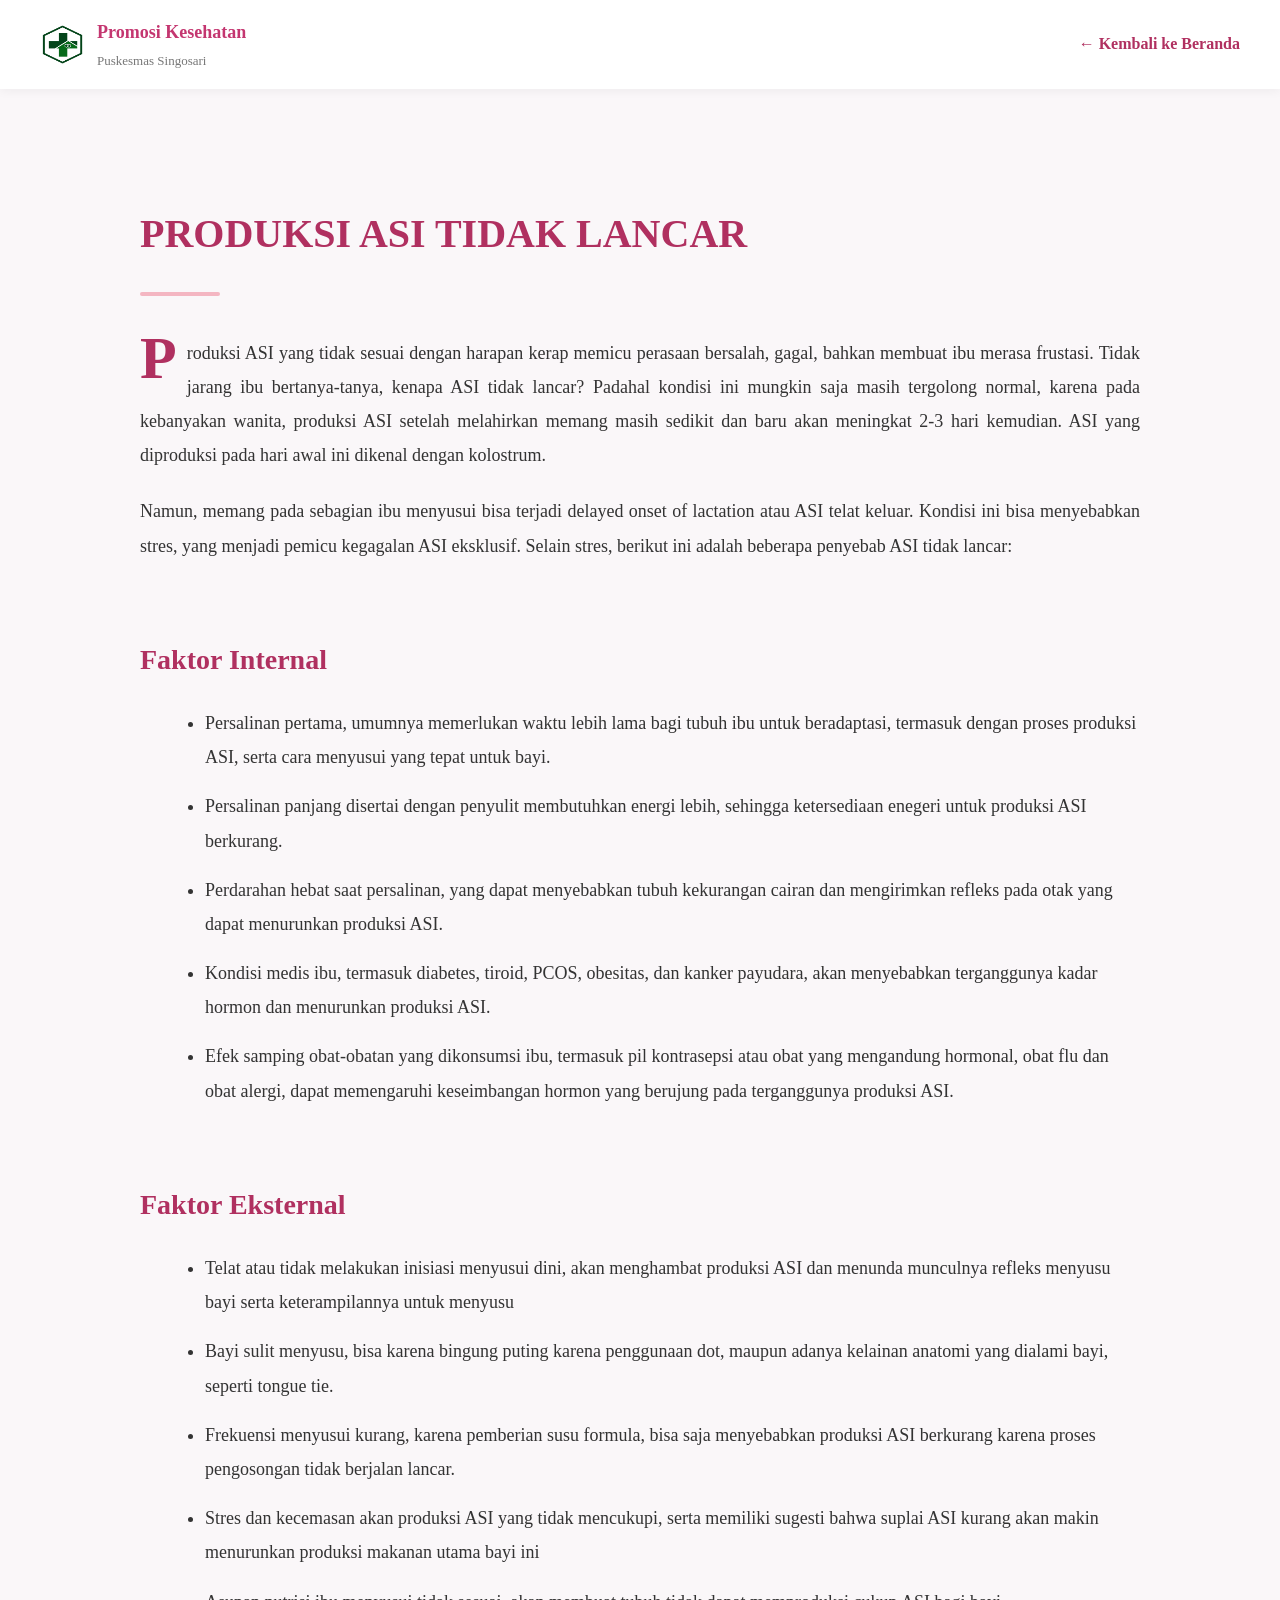
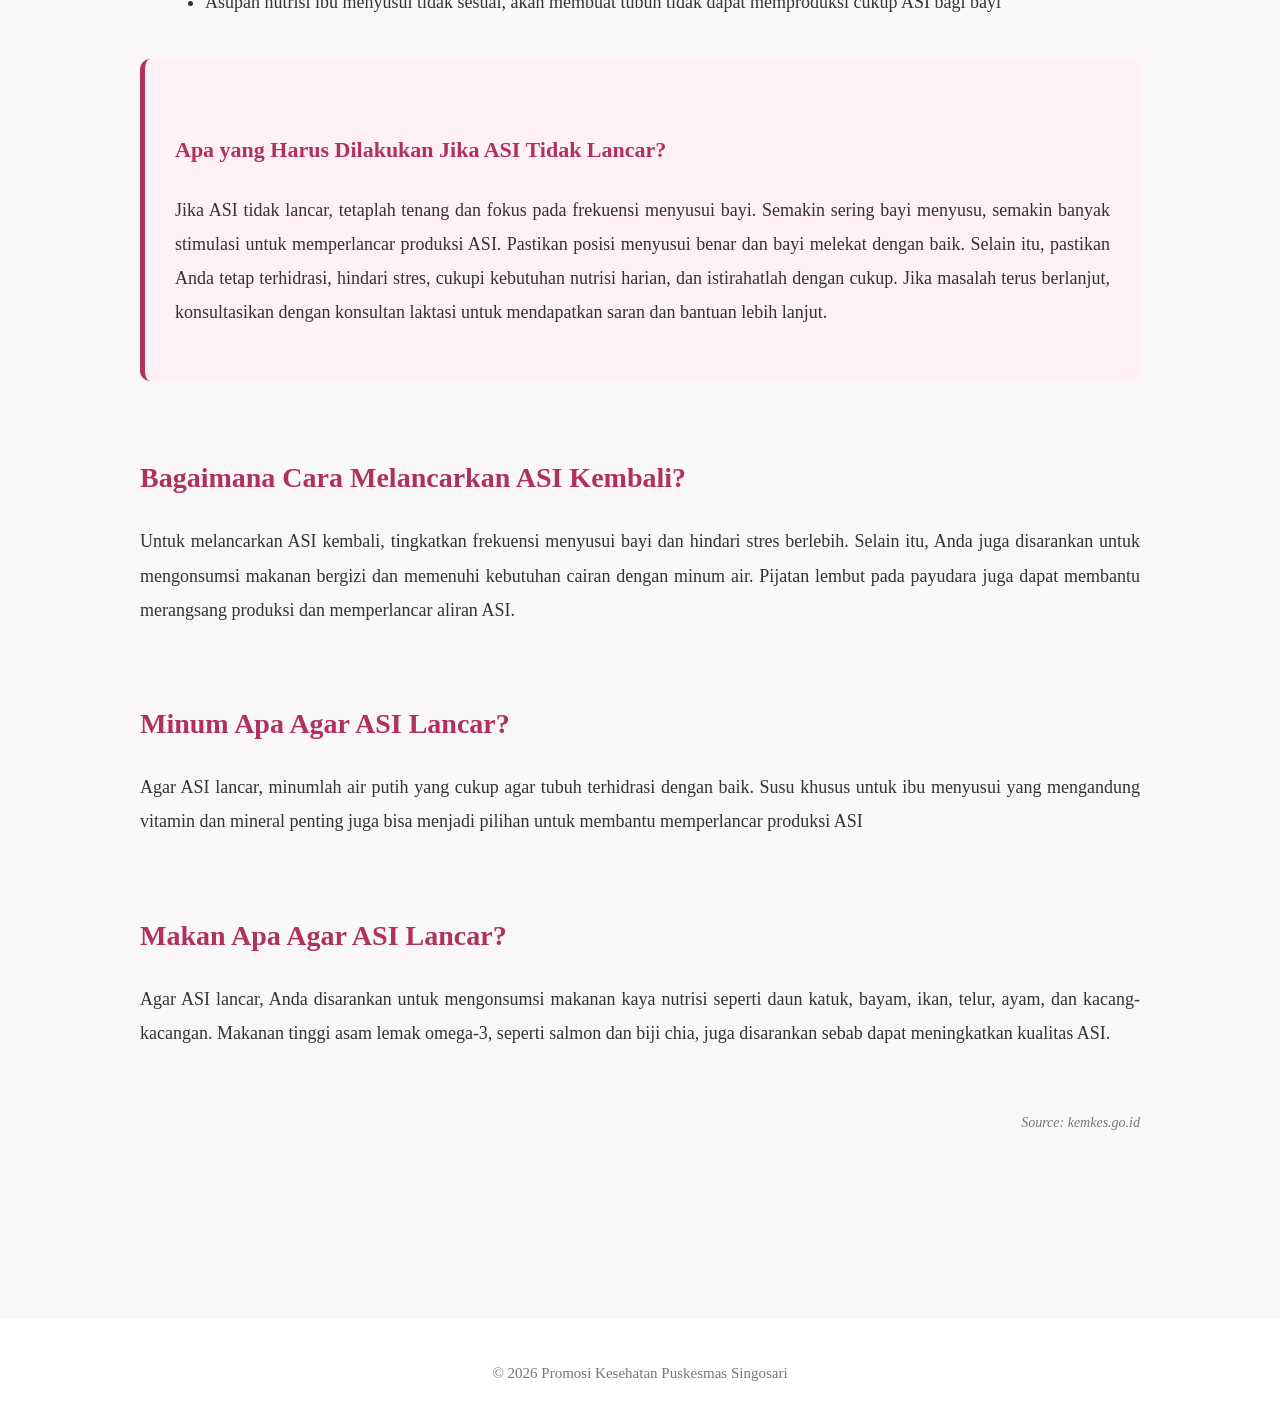
<file: tips.html>
<!DOCTYPE html>
<html lang="id">
<head>
<meta charset="UTF-8">
<meta name="viewport" content="width=device-width, initial-scale=1.0">
<title>Produksi ASI Tidak Lancar?</title>

<style>

/* ================= GLOBAL ================= */

body{
margin:0;
font-family:'Georgia', serif;
background:#FAF7F9;
color:#333;
line-height:1.9;
}

.container{
max-width:1000px;
margin:auto;
padding:80px 20px;
}

/* ================= TOPBAR ================= */

.topbar{
background:white;
display:flex;
justify-content:space-between;
align-items:center;
padding:15px 40px;
box-shadow:0 2px 10px rgba(0,0,0,0.05);
position:sticky;
top:0;
z-index:1000;
}

.logo-area{
display:flex;
align-items:center;
gap:12px;
}

.logo-area img{
width:45px;
height:45px;
}

.instansi{
font-weight:700;
font-size:18px;
color:#C43670;
}

.subinstansi{
font-size:13px;
color:#777;
}  

.back-home{
text-decoration:none;
color:#B03060;
font-weight:600;
display:flex;
align-items:center;
gap:8px;
transition:0.3s;
}

.back-home:hover{
opacity:0.7;
}

/* ================= TYPOGRAPHY ================= */

.dropcap::first-letter{
float:left;
font-size:60px;
line-height:45px;
padding-right:10px;
color:#B03060;
font-weight:bold;
}

h1{
font-size:40px;
color:#B03060;
margin-bottom:10px;
}

h2{
font-size:28px;
color:#B03060;
margin-top:70px;
margin-bottom:20px;
}

h3{
font-size:22px;
margin-top:40px;
color:#B03060;
}

p{
font-size:18px;
margin-bottom:22px;
text-align:justify;
}

ul{
margin-left:25px;
}

li{
margin-bottom:15px;
font-size:18px;
}

.divider{
width:80px;
height:4px;
background:#F4B6C2;
margin:20px 0 40px 0;
border-radius:5px;
}

/* ================= HIGHLIGHT BOX ================= */

.highlight-box{
background:#FFF0F5;
padding:30px;
border-left:5px solid #B03060;
border-radius:10px;
margin:40px 0;
}

.source{
font-size:14px;
color:#777;
font-style:italic;
margin-top:60px;
text-align:right;
}
  
/* ================= BUTTON NEXT ================= */

.next-navigation {
  text-align: center;
  margin-top: 50px;
  margin-bottom: 40px;
}

.next-btn {
  display: inline-block;
  padding: 14px 28px;
  background: linear-gradient(135deg,#F283AF,#C43670);
  color: white;
  text-decoration: none;
  font-weight: 600;
  border-radius: 30px;
  transition: 0.3s ease;
  box-shadow: 0 6px 18px rgba(0,0,0,0.15);
}

.next-btn:hover {
  transform: translateY(-3px);
  box-shadow: 0 10px 22px rgba(0,0,0,0.2);
}

/* ================= FOOTER ================= */

footer{
text-align:center;
padding:40px 20px;
background:white;
margin-top:80px;
font-size:15px;
color:#777;
}

/* ================= RESPONSIVE ================= */

@media(max-width:768px){

.topbar{
flex-direction:column;
gap:10px;
text-align:center;
}

.container{
padding:60px 20px;
}

h1{
font-size:30px;
}

h2{
font-size:24px;
}

p, li{
font-size:16px;
}

}

</style>
</head>
<body>

<div class="topbar">
<div class="logo-area">
<img src="logo.png" alt="Logo">
<div>  
<div class="instansi">Promosi Kesehatan</div>
<div class="subinstansi">Puskesmas Singosari</div>
</div>
</div>
<a href="beranda.html" class="back-home">← Kembali ke Beranda</a>
</div>

<div class="container">

<h1>PRODUKSI ASI TIDAK LANCAR</h1>
<div class="divider"></div>

<p class="dropcap">Produksi ASI yang tidak sesuai dengan harapan kerap memicu perasaan bersalah, gagal, bahkan membuat ibu merasa frustasi. Tidak jarang ibu bertanya-tanya, kenapa ASI tidak lancar? Padahal kondisi ini mungkin saja masih tergolong normal, karena pada kebanyakan wanita, produksi ASI setelah melahirkan memang masih sedikit dan baru akan meningkat 2-3 hari kemudian. ASI yang diproduksi pada hari awal ini dikenal dengan kolostrum.</p>

<p>Namun, memang pada sebagian ibu menyusui bisa terjadi delayed onset of lactation atau ASI telat keluar. Kondisi ini bisa menyebabkan stres, yang menjadi pemicu kegagalan ASI eksklusif. Selain stres, berikut ini adalah beberapa penyebab ASI tidak lancar:</p>

<h2>Faktor Internal</h2>

<ul>
<li>Persalinan pertama, umumnya memerlukan waktu lebih lama bagi tubuh ibu untuk beradaptasi, termasuk dengan proses produksi ASI, serta cara menyusui yang tepat untuk bayi.</li>
<li>Persalinan panjang disertai dengan penyulit membutuhkan energi lebih, sehingga ketersediaan enegeri untuk produksi ASI berkurang.</li>
<li>Perdarahan hebat saat persalinan, yang dapat menyebabkan tubuh kekurangan cairan dan mengirimkan refleks pada otak yang dapat menurunkan produksi ASI.</li>
<li>Kondisi medis ibu, termasuk diabetes, tiroid, PCOS, obesitas, dan kanker payudara, akan menyebabkan terganggunya kadar hormon dan menurunkan produksi ASI.</li>
<li>Efek samping obat-obatan yang dikonsumsi ibu, termasuk pil kontrasepsi atau obat yang mengandung hormonal, obat flu dan obat alergi, dapat memengaruhi keseimbangan hormon yang berujung pada terganggunya produksi ASI.</li>
</ul>

<h2>Faktor Eksternal</h2>

<ul>
<li>Telat atau tidak melakukan inisiasi menyusui dini, akan menghambat produksi ASI dan menunda munculnya refleks menyusu bayi serta keterampilannya untuk menyusu</li>
<li>Bayi sulit menyusu, bisa karena bingung puting karena penggunaan dot, maupun adanya kelainan anatomi yang dialami bayi, seperti tongue tie.</li>
<li>Frekuensi menyusui kurang, karena pemberian susu formula, bisa saja menyebabkan produksi ASI berkurang karena proses pengosongan tidak berjalan lancar.</li>
<li>Stres dan kecemasan akan produksi ASI yang tidak mencukupi, serta memiliki sugesti bahwa suplai ASI kurang akan makin menurunkan produksi makanan utama bayi ini</li>
<li>Asupan nutrisi ibu menyusui tidak sesuai, akan membuat tubuh tidak dapat memproduksi cukup ASI bagi bayi</li>
</ul>

<div class="highlight-box">
<h3>Apa yang Harus Dilakukan Jika ASI Tidak Lancar?</h3>
<p>Jika ASI tidak lancar, tetaplah tenang dan fokus pada frekuensi menyusui bayi. Semakin sering bayi menyusu, semakin banyak stimulasi untuk memperlancar produksi ASI. Pastikan posisi menyusui benar dan bayi melekat dengan baik. Selain itu, pastikan Anda tetap terhidrasi, hindari stres, cukupi kebutuhan nutrisi harian, dan istirahatlah dengan cukup.  Jika masalah terus berlanjut, konsultasikan dengan konsultan laktasi untuk mendapatkan saran dan bantuan lebih lanjut.</p>
</div>

<h2>Bagaimana Cara Melancarkan ASI Kembali?</h2>

<p>Untuk melancarkan ASI kembali, tingkatkan frekuensi menyusui bayi dan hindari stres berlebih. Selain itu, Anda juga disarankan untuk mengonsumsi makanan bergizi dan memenuhi kebutuhan cairan dengan minum air. Pijatan lembut pada payudara juga dapat membantu merangsang produksi dan memperlancar aliran ASI.</p>

<h2>Minum Apa Agar ASI Lancar?</h2>

<p>Agar ASI lancar, minumlah air putih yang cukup agar tubuh terhidrasi dengan baik. Susu khusus untuk ibu menyusui yang mengandung vitamin dan mineral penting juga bisa menjadi pilihan untuk membantu memperlancar produksi ASI</p>

<h2>Makan Apa Agar ASI Lancar?</h2>

<p>Agar ASI lancar, Anda disarankan untuk mengonsumsi makanan kaya nutrisi seperti daun katuk, bayam, ikan, telur, ayam, dan kacang-kacangan. Makanan tinggi asam lemak omega-3, seperti salmon dan biji chia, juga disarankan sebab dapat meningkatkan kualitas ASI.</p>

<p class="source">Source: kemkes.go.id</p>  

</div>

<footer>
© 2026 Promosi Kesehatan Puskesmas Singosari
</footer>

</body>
</html>
</file>
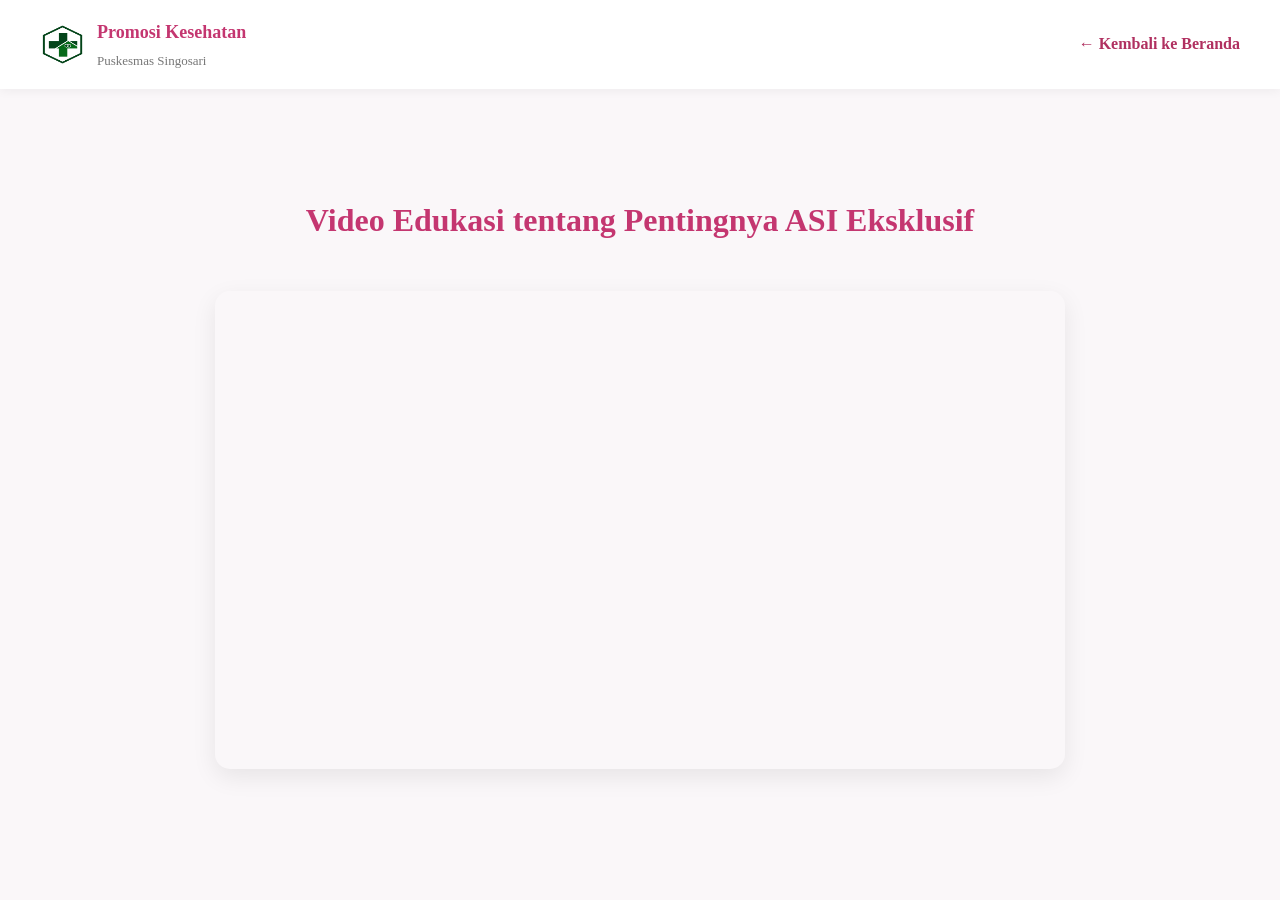
<file: video.html>
<!DOCTYPE html>
<html lang="id">
<head>
<meta charset="UTF-8">
<meta name="viewport" content="width=device-width, initial-scale=1.0">
<title>Video Edukasi ASI Eksklusif</title>

<style>

/* ================= GLOBAL ================= */

body{
margin:0;
font-family:'Georgia', serif;
background:#FAF7F9;
color:#333;
line-height:1.9;
}

/* ================= TOPBAR ================= */

.topbar{
background:white;
display:flex;
justify-content:space-between;
align-items:center;
padding:15px 40px;
box-shadow:0 2px 10px rgba(0,0,0,0.05);
position:sticky;
top:0;
z-index:1000;
}

.logo-area{
display:flex;
align-items:center;
gap:12px;
}

.logo-area img{
width:45px;
height:45px;
}

.instansi{
font-weight:700;
font-size:18px;
color:#C43670;
}

.subinstansi{
font-size:13px;
color:#777;
}  

.back-home{
text-decoration:none;
color:#B03060;
font-weight:600;
display:flex;
align-items:center;
gap:8px;
transition:0.3s;
}

.back-home:hover{
opacity:0.7;
}

/* ================= CONTENT ================= */

.container{
max-width:1000px;
margin:auto;
padding:80px 20px;
}

.content-area{
max-width:850px;
margin:auto;
text-align:center;
}

.content-area h1{
font-size:32px;
color:#C43670;
margin-bottom:15px;
}

.video-description{
font-size:16px;
margin-bottom:40px;
color:#555;
}

/* ================= VIDEO STYLE ================= */

.video-wrapper{
  position: relative;
  padding-bottom: 56.25%; /* 16:9 ratio */
  height: 0;
  overflow: hidden;
  border-radius: 15px;
  margin-top:40px;
  box-shadow:0 8px 25px rgba(0,0,0,0.08);
}

.video-wrapper iframe{
  position:absolute;
  top:0;
  left:0;
  width:100%;
  height:100%;
}

/* ================= RESPONSIVE ================= */

@media(max-width:768px){

.topbar{
flex-direction:column;
gap:10px;
text-align:center;
}

.container{
padding:50px 20px;
}

.content-area h1{
font-size:26px;
}

}

</style>
</head>

<body>

<!-- ================= TOPBAR ================= -->

<div class="topbar">
<div class="logo-area">
<img src="logo.png" alt="Logo">
<div>  
<div class="instansi">Promosi Kesehatan</div>
<div class="subinstansi">Puskesmas Singosari</div>
</div>
</div>
<a href="beranda.html" class="back-home">← Kembali ke Beranda</a>
</div>

<!-- ================= CONTENT ================= -->

<div class="container">
<div class="content-area">

<h1>Video Edukasi tentang Pentingnya ASI Eksklusif</h1>

<div class="video-wrapper">
<iframe 
    src="https://www.youtube.com/embed/SmkrEJueGGA" 
    title="Video Edukasi ASI Eksklusif"
    frameborder="0"
    allow="accelerometer; autoplay; clipboard-write; encrypted-media; gyroscope; picture-in-picture"
    allowfullscreen>
  </iframe>
</div>

</div>
</div>

</body>
</html>
</file>
<file: style.css>
/* ================= RESET ================= */

body{
margin:0;
font-family:'Segoe UI', sans-serif;
background:#FBF4EB;
}



/* ================= NAVBAR ================= */

.navbar{
display:flex;
justify-content:space-between;
align-items:center;

padding:15px 40px;

background:white;

box-shadow:0 2px 10px rgba(0,0,0,0.05);

position:sticky;
top:0;
z-index:1000;
}


/* LEFT SIDE */

.nav-left{
display:flex;
align-items:center;
gap:12px;
}

.nav-logo{
width:50px;
height:50px;
object-fit:contain;
}

.nav-title{
font-weight:700;
color:#C43670;
font-size:18px;
}

.nav-sub{
font-size:13px;
color:#777;
}


/* RIGHT MENU */

.nav-menu{
display:flex;
align-items:center;
gap:10px;
flex-wrap:wrap;
}

.nav-menu > a{
text-decoration:none;
color:#444;
font-weight:500;
padding:10px 18px;
border-radius:20px;
transition:0.25s;
}

/* ================= WHATSAPP DROPDOWN CLEAN ================= */

.wa-dropdown{
position:relative;
}

.wa-btn{
background:#25D366;
color:white;
border:none;
padding:10px 20px;
border-radius:25px;
cursor:pointer;
font-weight:600;
display:flex;
align-items:center;
gap:8px;
transition:0.3s;
}

.wa-btn:hover{
background:#1ebe5d;
}

.wa-list{
display:none;
position:absolute;
right:0;
top:55px;
width:240px;
background:white;
border-radius:15px;
box-shadow:0 15px 35px rgba(0,0,0,0.15);
padding:10px 0;
z-index:999;
animation:fadeIn 0.2s ease-in-out;
}

.wa-list a{
display:block;
padding:12px 18px;
text-decoration:none;
color:#333;
font-size:14px;
transition:0.2s;
}

.wa-list a strong{
color:#C43670;
font-size:15px;
}

.wa-list a span{
font-size:12px;
color:#777;
}

.wa-list a:hover{
background:#f8f8f8;
}

/* Animasi smooth */
@keyframes fadeIn{
from{opacity:0; transform:translateY(-5px);}
to{opacity:1; transform:translateY(0);}
}

/* HOVER */

.nav-menu a:hover{
background:#FBD9E5;
color:#C43670;
}

.show{
display:block;
}

/* ACTIVE PAGE */

.nav-menu a.active{
background:linear-gradient(135deg,#F283AF,#C43670);
color:white;
font-weight:600;
box-shadow:0 4px 12px rgba(196,54,112,0.25);
}

/* ================= HERO ================= */

.hero{
min-height:100vh;
width:100%;

background-image:url("ibu-hamil.png");
background-size:contain;
background-position:bottom right;
background-repeat:no-repeat;

display:flex;
align-items:center;
position:relative;

padding:60px 40px;
box-sizing:border-box;
}


/* OVERLAY supaya teks terbaca */

.hero::before{

content:"";

position:absolute;

top:0;
left:0;

width:100%;
height:100%;

background:linear-gradient(
to right,
rgba(255,255,255,0.92) 35%,
rgba(255,255,255,0.6) 60%,
rgba(255,255,255,0.2) 100%
);

z-index:1;

}


/* CONTENT */

.hero-content{

position:relative;

z-index:2;

max-width:600px;

padding:40px;

}


/* TITLE */

.hero-content h1{

font-size:56px;

color:#C43670;

margin-bottom:20px;

}


/* TEXT */

.hero-content p{

font-size:20px;

line-height:1.6;

margin-bottom:30px;

}


/* ================= BUTTON ================= */

.btn{

padding:15px 40px;

border:none;
border-radius:30px;

background:linear-gradient(135deg,#F283AF,#C43670);

color:white;

font-size:18px;
font-weight:600;

cursor:pointer;

transition:0.25s;
}

.btn:hover{
transform:scale(1.05);
}



/* ================= BERANDA PAGE ================= */

.beranda-page{

background: linear-gradient(to bottom,#FBD9E5,#FBF4EB);

min-height:100vh;
}



/* ================= MENU SECTION ================= */

.menu-section{

padding:80px 20px;

text-align:center;

box-sizing:border-box;

}



/* ================= GRID ================= */

.menu-grid{
display:grid;
grid-template-columns: repeat(auto-fit, 280px); /* FIXED WIDTH */
justify-content:center;  /* INI YANG BIKIN TENGAH */
gap:40px;
margin-top:60px;
}


/* ================= BOX ================= */

.menu-box{

background:white;

padding:20px;

border-radius:20px;

box-shadow:0 10px 25px rgba(0,0,0,0.08);

transition:0.25s;

height:100%;

box-sizing:border-box;

}

.menu-box:hover{

transform:translateY(-6px);

box-shadow:0 18px 40px rgba(0,0,0,0.15);

}


/* ================= BOX IMAGE ================= */

.menu-box img{

width:100%;
height:180px;

object-fit:contain;

margin-bottom:15px;
}



/* ================= BOX TEXT ================= */

.menu-box h3{

color:#C43670;
margin-bottom:10px;
font-size:18px;
}

.menu-box p{

font-size:14px;
color:#555;
}



/* ================= BUTTON SELENGKAPNYA ================= */

.menu-btn{

display:inline-block;
text-decoration:none;

margin-top:15px;
padding:10px 22px;

border-radius:20px;

background:linear-gradient(135deg,#F283AF,#C43670);
color:white;

font-size:14px;
font-weight:600;

}


/* ================= FOOTER ================= */

footer{

text-align:center;

padding:25px;

color:#666;

font-size:15px;

margin-top:40px;
}



/* ================= FIX KHUSUS HP ================= */

@media(max-width:768px){

.hero{

min-height:auto;
padding:60px 20px 180px 20px;

background-size:280px;
background-position:bottom center;

}

.hero::before{

background:linear-gradient(
to bottom,
rgba(255,255,255,0.95) 0%,
rgba(255,255,255,0.9) 60%,
rgba(255,255,255,0.85) 100%
);

}

.hero-content{

text-align:center;
padding:0;

}

.hero-content h1{

font-size:32px;
line-height:1.3;

}

.hero-content p{

font-size:16px;

}

}


/* HP sangat kecil */

@media(max-width:480px){

.hero{

padding-bottom:220px;
background-size:240px;

}

}

/* ================= RESET ================= */

body{
margin:0;
font-family:'Segoe UI', sans-serif;
background:#FBF4EB;
}


/* ================= NAVBAR ================= */

.navbar{
display:flex;
justify-content:space-between;
align-items:center;
padding:15px 40px;
background:white;
box-shadow:0 2px 10px rgba(0,0,0,0.05);
position:sticky;
top:0;
z-index:1000;
}

/* LEFT SIDE */

.nav-left{
display:flex;
align-items:center;
gap:12px;
}

.nav-logo{
width:50px;
height:50px;
object-fit:contain;
}

.nav-title{
font-weight:700;
color:#C43670;
font-size:18px;
}

.nav-sub{
font-size:13px;
color:#777;
}

/* RIGHT MENU */

.nav-menu{
display:flex;
align-items:center;
gap:10px;
flex-wrap:wrap;
}

.nav-menu a{
text-decoration:none;
color:#444;
font-weight:500;
padding:10px 18px;
border-radius:20px;
transition:0.25s;
}

.nav-menu a:hover{
background:#FBD9E5;
color:#C43670;
}

.nav-menu a.active{
background:linear-gradient(135deg,#F283AF,#C43670);
color:white;
font-weight:600;
box-shadow:0 4px 12px rgba(196,54,112,0.25);
}


/* ================= HERO ================= */

.hero{

min-height:100vh;
width:100%;

background-image:url("ibu-hamil.png");
background-size:contain;
background-position:right bottom;
background-repeat:no-repeat;

display:flex;
align-items:center;
position:relative;

padding:60px 40px;
box-sizing:border-box;

}

/* OVERLAY */

.hero::before{

content:"";
position:absolute;
top:0;
left:0;
width:100%;
height:100%;

background:linear-gradient(
to right,
rgba(255,255,255,0.95) 40%,
rgba(255,255,255,0.7) 70%,
rgba(255,255,255,0.4) 100%
);

z-index:1;

}

/* CONTENT */

.hero-content{

position:relative;
z-index:2;
max-width:600px;

}

/* TITLE */

.hero-content h1{

font-size:56px;
color:#C43670;
margin-bottom:20px;

}

/* TEXT */

.hero-content p{

font-size:20px;
line-height:1.6;
margin-bottom:30px;

}


/* ================= BUTTON ================= */

.btn{

padding:15px 40px;
border:none;
border-radius:30px;

background:linear-gradient(135deg,#F283AF,#C43670);

color:white;
font-size:18px;
font-weight:600;

cursor:pointer;
transition:0.25s;

}

.btn:hover{

transform:scale(1.05);

}


/* ================= MENU ================= */

.menu-section{

padding:60px;
text-align:center;

max-width:1200px;
margin:auto;

}

.menu-grid{

display:grid;
grid-template-columns:repeat(4,1fr);
gap:25px;

}

.menu-box{

background:white;
padding:20px;
border-radius:20px;

box-shadow:0 10px 25px rgba(0,0,0,0.08);
transition:0.25s;

}

.menu-box:hover{

transform:translateY(-6px);

}

.menu-box img{

width:100%;
height:180px;
object-fit:contain;

}

.menu-box h3{

color:#C43670;

}

.menu-btn{

margin-top:15px;
padding:10px 22px;

border:none;
border-radius:20px;

background:linear-gradient(135deg,#F283AF,#C43670);
color:white;

cursor:pointer;

}


/* ================= FOOTER ================= */

footer{

text-align:center;
padding:25px;

color:#666;

}


/* ================= RESPONSIVE TABLET ================= */

@media(max-width:1024px){

.menu-grid{

grid-template-columns:repeat(2,1fr);

}

.hero-content h1{

font-size:42px;

}

}


/* ================= RESPONSIVE HP ================= */

@media(max-width:768px){

.hero{

min-height:auto;
padding:60px 20px 200px 20px;

background-position:center bottom;
background-size:280px;

}

.hero-content{

text-align:center;

}

.hero-content h1{

font-size:32px;

}

.hero-content p{

font-size:16px;

}

.menu-grid{

grid-template-columns:1fr 1fr;

}

}


/* ================= RESPONSIVE HP KECIL ================= */

@media(max-width:480px){

.menu-grid{

grid-template-columns:1fr;

}

.hero{

background-size:220px;

}

}


/* ================= BUTTON BACK ================= */

.pengertian-btn,
.polamakan-btn,
.video-btn,
.tips-btn{

margin-top:15px;
padding:10px 30px;

border:none;
border-radius:30px;

background:linear-gradient(135deg,#F283AF,#C43670);

color:white;
font-size:18px;
font-weight:600;

cursor:pointer;
transition:0.25s;

}

.pengertian-btn:hover,
.polamakan-btn:hover,
.video-btn:hover,
.tips-btn:hover{

transform:scale(1.05);

}
</file>
